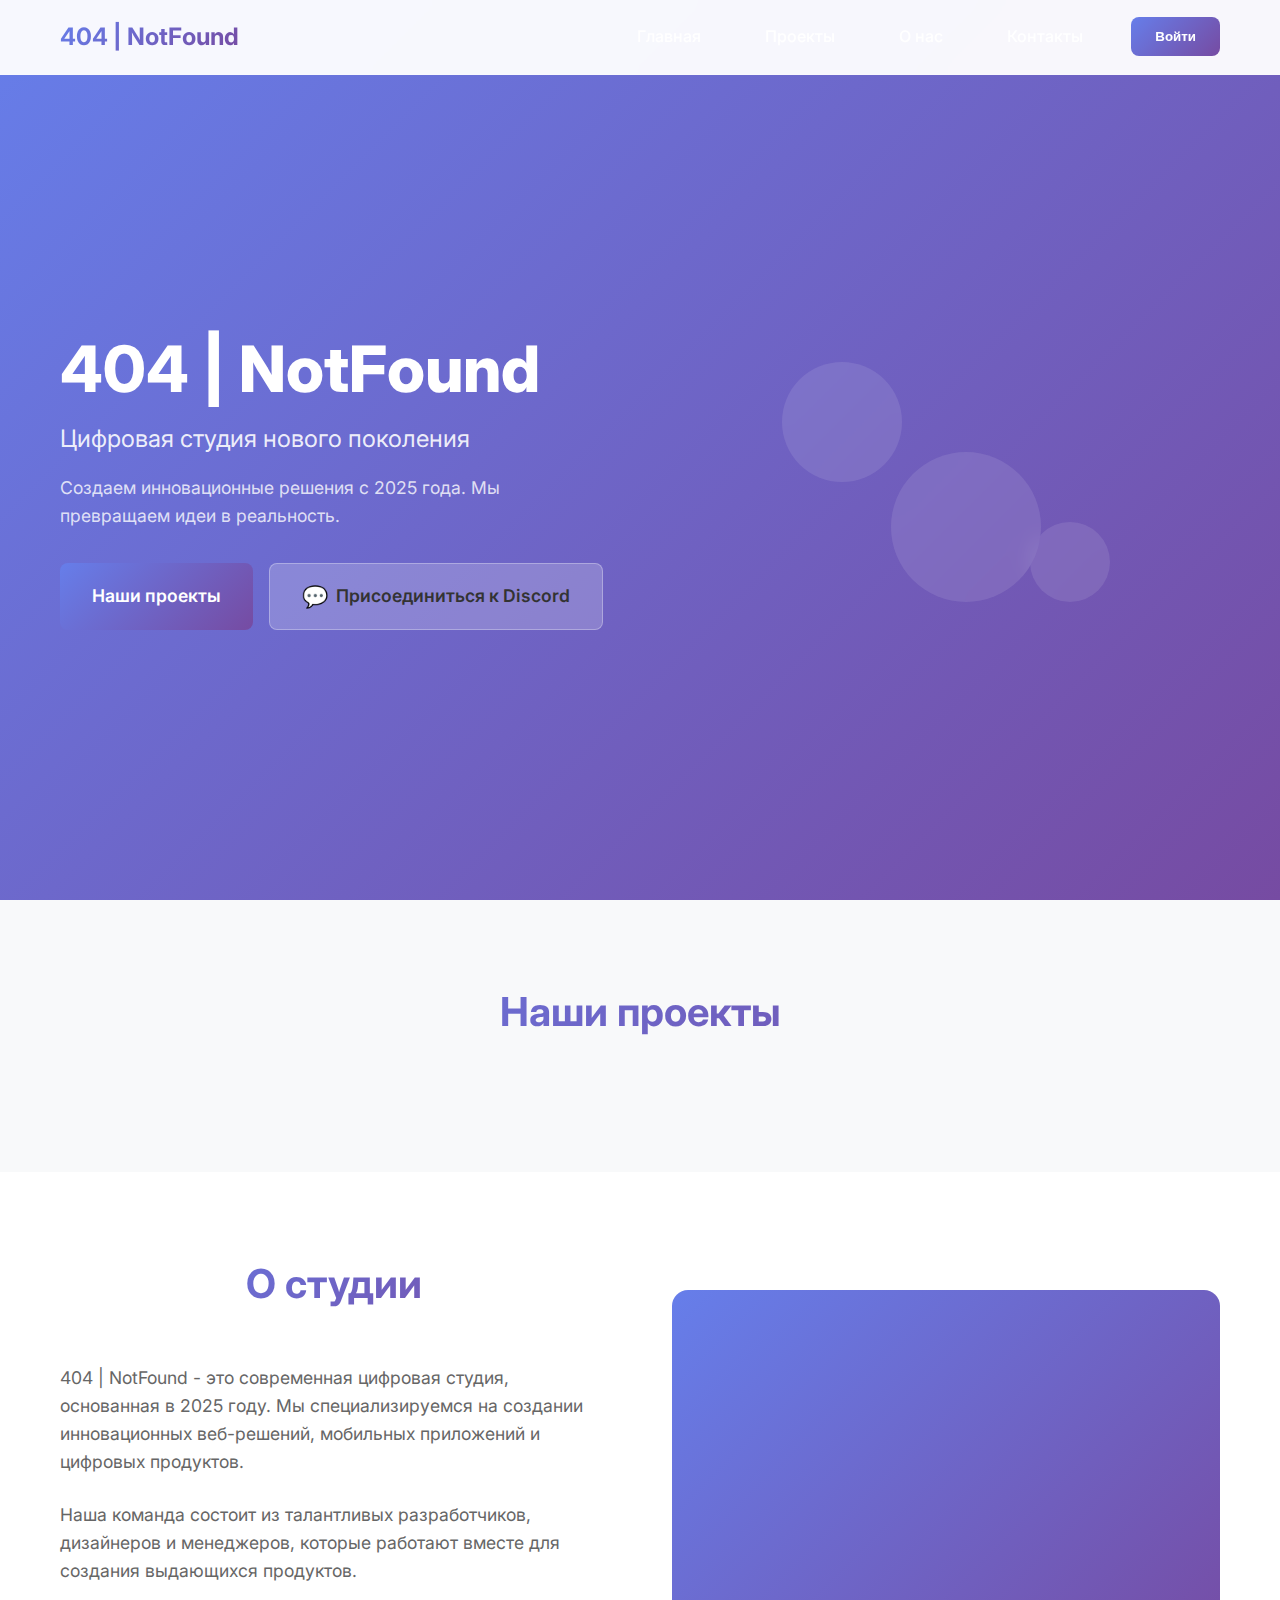
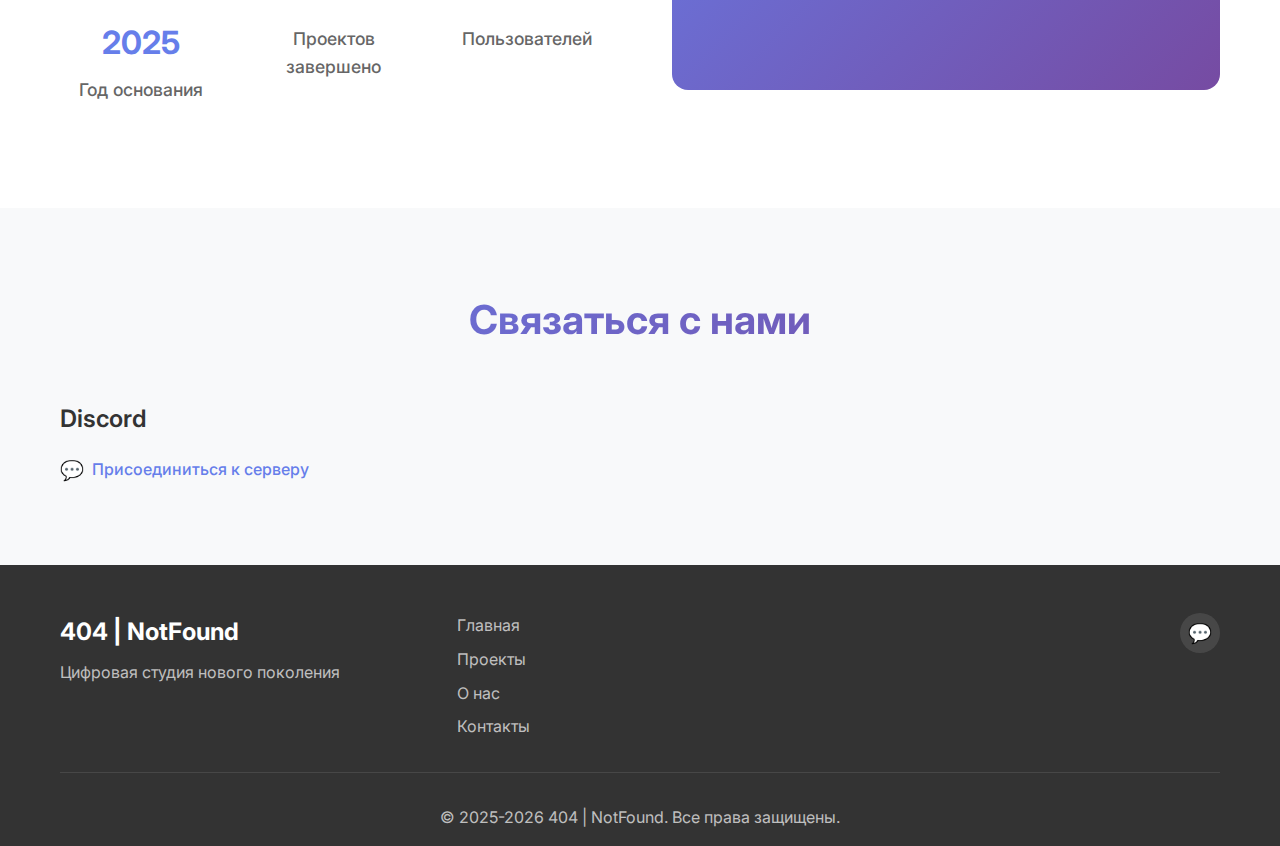
<file: index.html>
<!DOCTYPE html>
<html lang="ru">
<head>
    <meta charset="UTF-8">
    <meta name="viewport" content="width=device-width, initial-scale=1.0">
    <title>404 | NotFound - Digital Studio</title>
    <link rel="stylesheet" href="styles.css">
    <link rel="preconnect" href="https://fonts.googleapis.com">
    <link rel="preconnect" href="https://fonts.gstatic.com" crossorigin>
    <link href="https://fonts.googleapis.com/css2?family=Inter:wght@300;400;500;600;700;800&display=swap" rel="stylesheet">
</head>
<body>
    <div id="app">
        <!-- Navigation -->
        <nav class="navbar">
            <div class="nav-container">
                <div class="nav-logo">
                    <h1>404 | NotFound</h1>
                </div>
                <div class="nav-menu">
                    <a href="#home" class="nav-link">Главная</a>
                    <a href="#projects" class="nav-link">Проекты</a>
                    <a href="#about" class="nav-link">О нас</a>
                    <a href="#contact" class="nav-link">Контакты</a>
                    <button id="loginBtn" class="btn btn-primary">Войти</button>
                    <div id="userMenu" class="user-menu" style="display: none;">
                        <span id="username"></span>
                        <button id="logoutBtn" class="btn btn-secondary">Выйти</button>
                    </div>
                </div>
            </div>
        </nav>

        <!-- Hero Section -->
        <section id="home" class="hero">
            <div class="hero-content">
                <div class="hero-text">
                    <h1 class="hero-title">404 | NotFound</h1>
                    <p class="hero-subtitle">Цифровая студия нового поколения</p>
                    <p class="hero-description">Создаем инновационные решения с 2025 года. Мы превращаем идеи в реальность.</p>
                    <div class="hero-actions">
                        <a href="#projects" class="btn btn-primary btn-large">Наши проекты</a>
                        <a href="https://discord.gg/BKF9wacWU9" target="_blank" class="btn btn-secondary btn-large">
                            <span class="discord-icon">💬</span> Присоединиться к Discord
                        </a>
                    </div>
                </div>
                <div class="hero-visual">
                    <div class="floating-elements">
                        <div class="element element-1"></div>
                        <div class="element element-2"></div>
                        <div class="element element-3"></div>
                    </div>
                </div>
            </div>
        </section>

        <!-- Projects Section -->
        <section id="projects" class="projects">
            <div class="container">
                <h2 class="section-title">Наши проекты</h2>
                <div id="projectsGrid" class="projects-grid">
                    <!-- Projects will be loaded here -->
                </div>
            </div>
        </section>

        <!-- About Section -->
        <section id="about" class="about">
            <div class="container">
                <div class="about-content">
                    <div class="about-text">
                        <h2 class="section-title">О студии</h2>
                        <p>404 | NotFound - это современная цифровая студия, основанная в 2025 году. Мы специализируемся на создании инновационных веб-решений, мобильных приложений и цифровых продуктов.</p>
                        <p>Наша команда состоит из талантливых разработчиков, дизайнеров и менеджеров, которые работают вместе для создания выдающихся продуктов.</p>
                        <div class="stats">
                            <div class="stat">
                                <h3>2025</h3>
                                <p>Год основания</p>
                            </div>
                            <div class="stat">
                                <h3 id="projectCount">20+</h3>
                                <p>Проектов завершено</p>
                            </div>
                            <div class="stat">
                                <h3 id="userCount">0</h3>
                                <p>Пользователей</p>
                            </div>
                        </div>
                    </div>
                    <div class="about-visual">
                        <div class="studio-image"></div>
                    </div>
                </div>
            </div>
        </section>

        <!-- Contact Section -->
        <section id="contact" class="contact">
            <div class="container">
                <h2 class="section-title">Связаться с нами</h2>
                <div class="contact-content">
                    <div class="contact-info">
                        <div class="contact-item">
                            <h3>Discord</h3>
                            <a href="https://discord.gg/BKF9wacWU9" target="_blank" class="discord-link">
                                <span class="discord-icon">💬</span> Присоединиться к серверу
                            </a>
                        </div>
                    </div>
                </div>
            </div>
        </section>

        <!-- Footer -->
        <footer class="footer">
            <div class="container">
                <div class="footer-content">
                    <div class="footer-logo">
                        <h3>404 | NotFound</h3>
                        <p>Цифровая студия нового поколения</p>
                    </div>
                    <div class="footer-links">
                        <a href="#home">Главная</a>
                        <a href="#projects">Проекты</a>
                        <a href="#about">О нас</a>
                        <a href="#contact">Контакты</a>
                    </div>
                    <div class="footer-social">
                        <a href="https://discord.gg/BKF9wacWU9" target="_blank" class="social-link">
                            <span class="discord-icon">💬</span>
                        </a>
                    </div>
                </div>
                <div class="footer-bottom">
                    <p>&copy; 2025-2026 404 | NotFound. Все права защищены.</p>
                </div>
            </div>
        </footer>
    </div>

    <script src="database-sqlite.js"></script>
    <script src="main.js"></script>
</body>
</html>
</file>
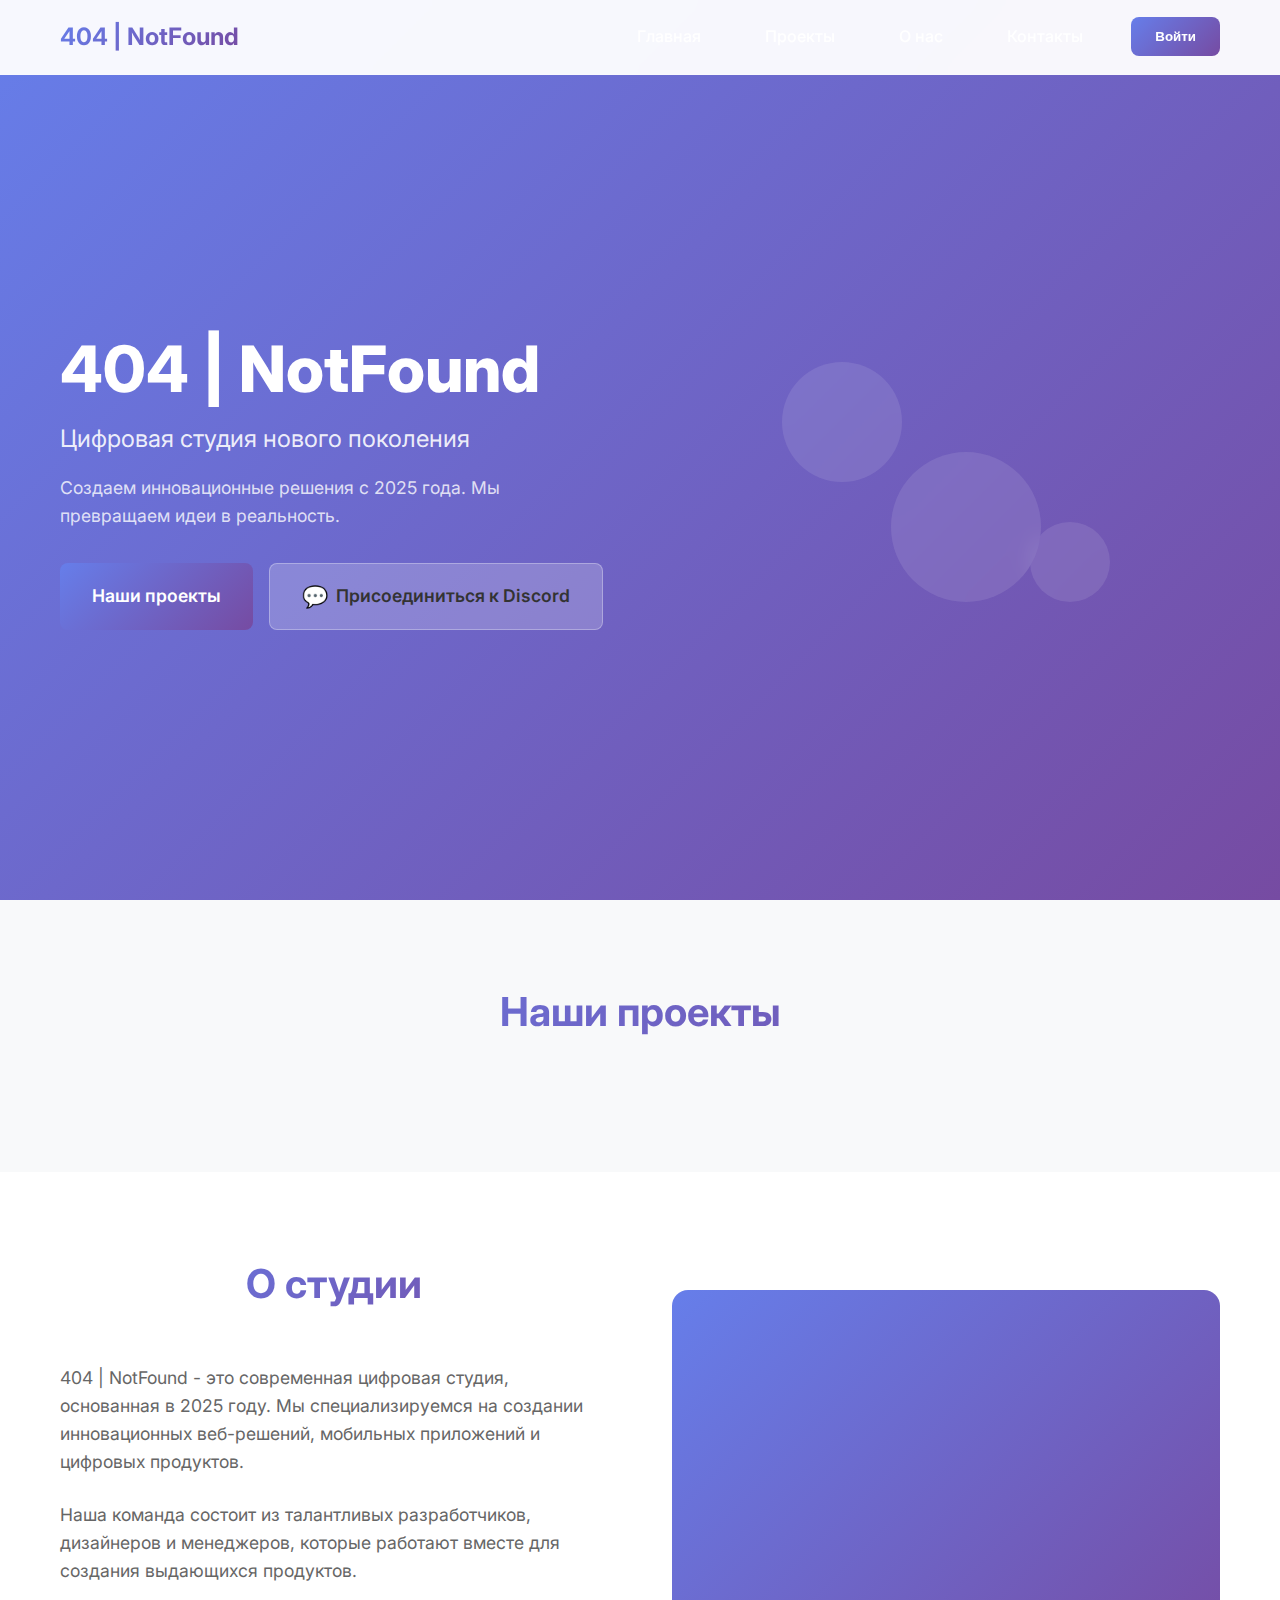
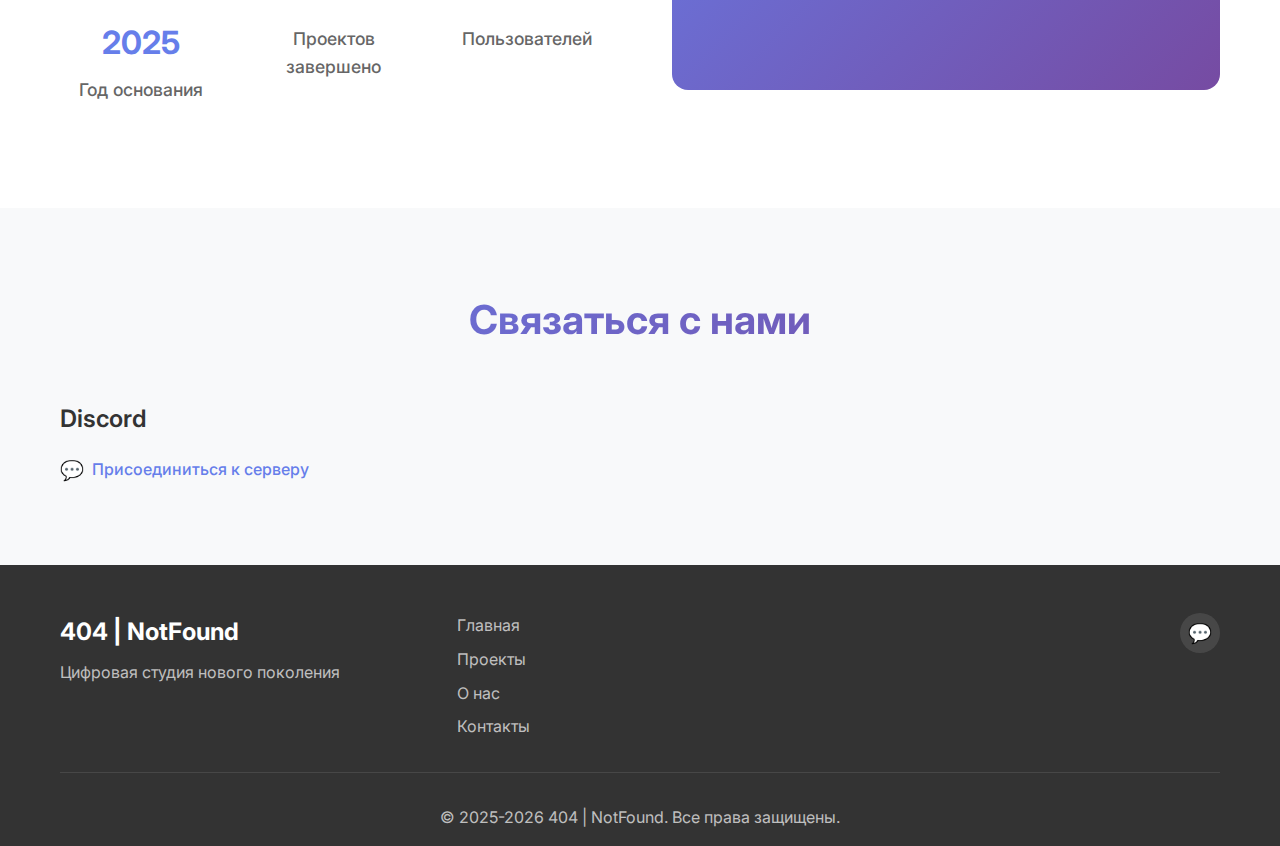
<file: site/index.html>
<!DOCTYPE html>
<html lang="ru">
<head>
    <meta charset="UTF-8">
    <meta name="viewport" content="width=device-width, initial-scale=1.0">
    <title>404 | NotFound - Digital Studio</title>
    <link rel="stylesheet" href="styles.css">
    <link rel="preconnect" href="https://fonts.googleapis.com">
    <link rel="preconnect" href="https://fonts.gstatic.com" crossorigin>
    <link href="https://fonts.googleapis.com/css2?family=Inter:wght@300;400;500;600;700;800&display=swap" rel="stylesheet">
</head>
<body>
    <div id="app">
        <!-- Navigation -->
        <nav class="navbar">
            <div class="nav-container">
                <div class="nav-logo">
                    <h1>404 | NotFound</h1>
                </div>
                <div class="nav-menu">
                    <a href="#home" class="nav-link">Главная</a>
                    <a href="#projects" class="nav-link">Проекты</a>
                    <a href="#about" class="nav-link">О нас</a>
                    <a href="#contact" class="nav-link">Контакты</a>
                    <button id="loginBtn" class="btn btn-primary">Войти</button>
                    <div id="userMenu" class="user-menu" style="display: none;">
                        <span id="username"></span>
                        <button id="logoutBtn" class="btn btn-secondary">Выйти</button>
                    </div>
                </div>
            </div>
        </nav>

        <!-- Hero Section -->
        <section id="home" class="hero">
            <div class="hero-content">
                <div class="hero-text">
                    <h1 class="hero-title">404 | NotFound</h1>
                    <p class="hero-subtitle">Цифровая студия нового поколения</p>
                    <p class="hero-description">Создаем инновационные решения с 2025 года. Мы превращаем идеи в реальность.</p>
                    <div class="hero-actions">
                        <a href="#projects" class="btn btn-primary btn-large">Наши проекты</a>
                        <a href="https://discord.gg/BKF9wacWU9" target="_blank" class="btn btn-secondary btn-large">
                            <span class="discord-icon">💬</span> Присоединиться к Discord
                        </a>
                    </div>
                </div>
                <div class="hero-visual">
                    <div class="floating-elements">
                        <div class="element element-1"></div>
                        <div class="element element-2"></div>
                        <div class="element element-3"></div>
                    </div>
                </div>
            </div>
        </section>

        <!-- Projects Section -->
        <section id="projects" class="projects">
            <div class="container">
                <h2 class="section-title">Наши проекты</h2>
                <div id="projectsGrid" class="projects-grid">
                    <!-- Projects will be loaded here -->
                </div>
            </div>
        </section>

        <!-- About Section -->
        <section id="about" class="about">
            <div class="container">
                <div class="about-content">
                    <div class="about-text">
                        <h2 class="section-title">О студии</h2>
                        <p>404 | NotFound - это современная цифровая студия, основанная в 2025 году. Мы специализируемся на создании инновационных веб-решений, мобильных приложений и цифровых продуктов.</p>
                        <p>Наша команда состоит из талантливых разработчиков, дизайнеров и менеджеров, которые работают вместе для создания выдающихся продуктов.</p>
                        <div class="stats">
                            <div class="stat">
                                <h3>2025</h3>
                                <p>Год основания</p>
                            </div>
                            <div class="stat">
                                <h3 id="projectCount">20+</h3>
                                <p>Проектов завершено</p>
                            </div>
                            <div class="stat">
                                <h3 id="userCount">0</h3>
                                <p>Пользователей</p>
                            </div>
                        </div>
                    </div>
                    <div class="about-visual">
                        <div class="studio-image"></div>
                    </div>
                </div>
            </div>
        </section>

        <!-- Contact Section -->
        <section id="contact" class="contact">
            <div class="container">
                <h2 class="section-title">Связаться с нами</h2>
                <div class="contact-content">
                    <div class="contact-info">
                        <div class="contact-item">
                            <h3>Discord</h3>
                            <a href="https://discord.gg/BKF9wacWU9" target="_blank" class="discord-link">
                                <span class="discord-icon">💬</span> Присоединиться к серверу
                            </a>
                        </div>
                    </div>
                </div>
            </div>
        </section>

        <!-- Footer -->
        <footer class="footer">
            <div class="container">
                <div class="footer-content">
                    <div class="footer-logo">
                        <h3>404 | NotFound</h3>
                        <p>Цифровая студия нового поколения</p>
                    </div>
                    <div class="footer-links">
                        <a href="#home">Главная</a>
                        <a href="#projects">Проекты</a>
                        <a href="#about">О нас</a>
                        <a href="#contact">Контакты</a>
                    </div>
                    <div class="footer-social">
                        <a href="https://discord.gg/BKF9wacWU9" target="_blank" class="social-link">
                            <span class="discord-icon">💬</span>
                        </a>
                    </div>
                </div>
                <div class="footer-bottom">
                    <p>&copy; 2025-2026 404 | NotFound. Все права защищены.</p>
                </div>
            </div>
        </footer>
    </div>

    <script src="database-universal.js"></script>
    <script src="main.js"></script>
</body>
</html>
</file>
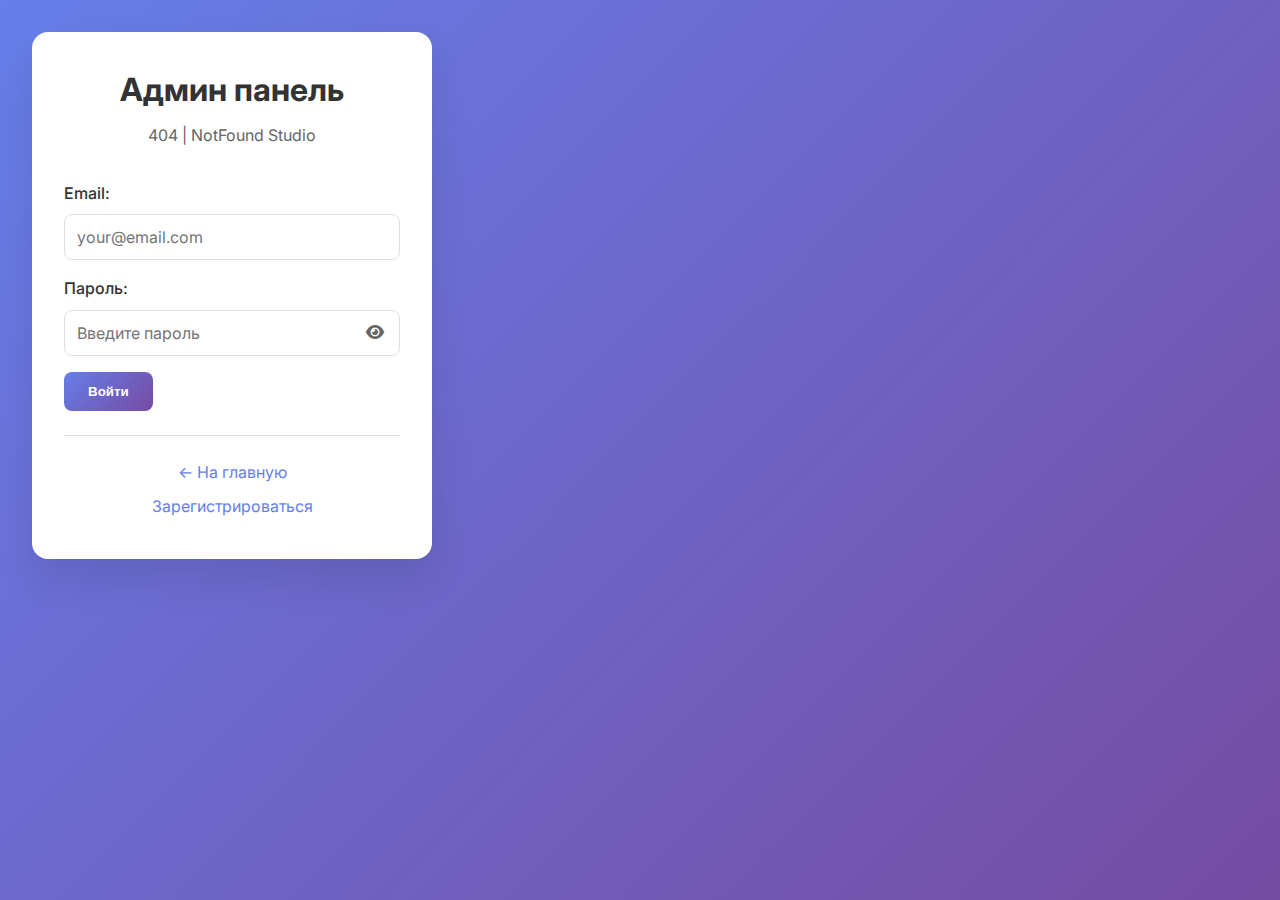
<file: admin.html>
<!DOCTYPE html>
<html lang="ru">
<head>
    <meta charset="UTF-8">
    <meta name="viewport" content="width=device-width, initial-scale=1.0">
    <title>Админ панель - 404 | NotFound Studio</title>
    <link rel="stylesheet" href="styles.css">
    <link href="https://cdnjs.cloudflare.com/ajax/libs/font-awesome/6.0.0/css/all.min.css" rel="stylesheet">
    <link rel="preconnect" href="https://fonts.googleapis.com">
    <link rel="preconnect" href="https://fonts.gstatic.com" crossorigin>
    <link href="https://fonts.googleapis.com/css2?family=Inter:wght@300;400;500;600;700;800&display=swap" rel="stylesheet">
</head>
<body>
    <div id="loginPage" class="login-page">
        <div class="login-container">
            <div class="login-form">
                <div class="login-header">
                    <h1>Админ панель</h1>
                    <p>404 | NotFound Studio</p>
                </div>
                <form id="adminLoginForm">
                    <div class="form-group">
                        <label for="email">Email:</label>
                        <input type="email" id="email" name="email" required placeholder="your@email.com">
                    </div>
                    <div class="form-group">
                        <label for="password">Пароль:</label>
                        <div class="password-input">
                            <input type="password" id="password" name="password" required placeholder="Введите пароль">
                            <div class="password-toggle" onclick="togglePassword()">
                                <i class="fas fa-eye" id="passwordIcon"></i>
                            </div>
                        </div>
                    </div>
                    <button type="submit" class="btn btn-primary">Войти</button>
                </form>
                <div id="loginError" class="error-message"></div>
                <div class="form-links">
                    <a href="index.html">← На главную</a>
                    <a href="register.html">Зарегистрироваться</a>
                </div>
            </div>
        </div>
    </div>

    <div id="adminPanel" class="admin-panel">
        <div class="admin-header">
            <div class="container">
                <div class="admin-nav">
                    <div class="logo-section">
                        <h1>404 | NotFound</h1>
                        <span>Админ панель</span>
                    </div>
                    <div class="user-info">
                        <span id="userAvatar">👤</span>
                        <span id="userName">Admin</span>
                        <span id="userRole" class="role-badge">admin</span>
                    </div>
                    <div class="nav-actions">
                        <a href="index.html" class="nav-link">
                            <i class="fas fa-home"></i> Сайт
                        </a>
                        <button id="logoutBtn" class="btn btn-danger">
                            <i class="fas fa-sign-out-alt"></i> Выйти
                        </button>
                    </div>
                </div>
            </div>
        </div>

        <div class="admin-controls">
            <div class="admin-tabs">
                <button class="tab-btn active" onclick="showTab('projects')">
                    <i class="fas fa-folder"></i> Проекты
                </button>
                <button class="tab-btn" onclick="showTab('users')">
                    <i class="fas fa-users"></i> Пользователи
                </button>
                <button class="tab-btn" onclick="showTab('messages')">
                    <i class="fas fa-envelope"></i> Сообщения
                </button>
                <button class="tab-btn" onclick="showTab('settings')">
                    <i class="fas fa-cog"></i> Настройки
                </button>
            </div>
            
            <div id="projectsTab" class="tab-content active">
                <div class="admin-section">
                    <div class="section-header">
                        <h2>Управление проектами</h2>
                        <button class="btn btn-primary" onclick="showAddProjectForm()">
                            <i class="fas fa-plus"></i> Добавить проект
                        </button>
                    </div>
                    <div id="projectFormContainer"></div>
                </div>
                <div class="admin-section">
                    <h2>Текущие проекты</h2>
                    <div id="adminProjectsList"></div>
                </div>
            </div>
            
            <div id="usersTab" class="tab-content">
                <div class="admin-section">
                    <h2>Управление пользователями</h2>
                    <div class="stats-grid">
                        <div class="stat-card">
                            <h3 id="totalUsers">0</h3>
                            <p>Всего пользователей</p>
                        </div>
                        <div class="stat-card">
                            <h3 id="activeUsers">0</h3>
                            <p>Активные пользователи</p>
                        </div>
                        <div class="stat-card">
                            <h3 id="adminUsers">0</h3>
                            <p>Администраторы</p>
                        </div>
                    </div>
                    <div id="usersList"></div>
                </div>
            </div>

            <div id="messagesTab" class="tab-content">
                <div class="admin-section">
                    <div class="section-header">
                        <h2>Сообщения из формы контактов</h2>
                        <button class="btn btn-secondary" onclick="markAllAsRead()">
                            <i class="fas fa-check-double"></i> Отметить все как прочитанные
                        </button>
                    </div>
                    <div id="messagesList"></div>
                </div>
            </div>
            
            <div id="settingsTab" class="tab-content">
                <div class="admin-section">
                    <h2>Настройки сайта</h2>
                    <form id="settingsForm">
                        <div class="form-group">
                            <label for="siteTitle">Название сайта:</label>
                            <input type="text" id="siteTitle" name="siteTitle" placeholder="404 | NotFound">
                        </div>
                        <div class="form-group">
                            <label for="discordInvite">Discord приглашение:</label>
                            <input type="url" id="discordInvite" name="discordInvite" placeholder="https://discord.gg/...">
                        </div>
                        <div class="form-group">
                            <label class="checkbox-label">
                                <input type="checkbox" id="maintenance">
                                <span>Режим обслуживания</span>
                            </label>
                        </div>
                        <button type="submit" class="btn btn-primary">
                            <i class="fas fa-save"></i> Сохранить настройки
                        </button>
                    </form>
                </div>
            </div>
        </div>
    </div>

    <script src="database-universal.js"></script>
    <script src="database-export-universal.js"></script>
    <script src="admin.js"></script>
</body>
</html>
</file>
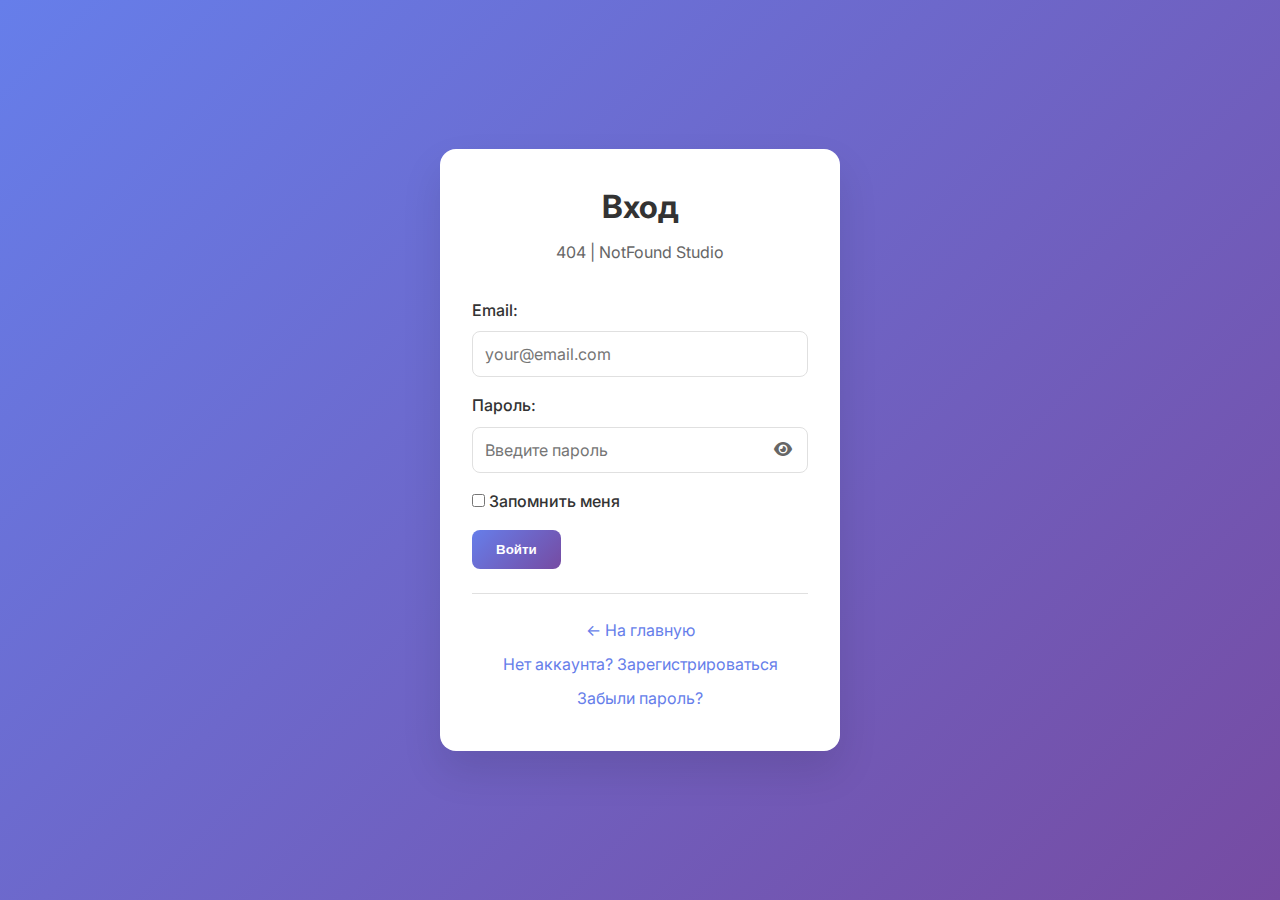
<file: login.html>
<!DOCTYPE html>
<html lang="ru">
<head>
    <meta charset="UTF-8">
    <meta name="viewport" content="width=device-width, initial-scale=1.0">
    <title>Вход - 404 | NotFound Studio</title>
    <link rel="stylesheet" href="assets/styles.css">
    <link href="https://cdnjs.cloudflare.com/ajax/libs/font-awesome/6.0.0/css/all.min.css" rel="stylesheet">
    <link rel="preconnect" href="https://fonts.googleapis.com">
    <link rel="preconnect" href="https://fonts.gstatic.com" crossorigin>
    <link href="https://fonts.googleapis.com/css2?family=Inter:wght@300;400;500;600;700;800&display=swap" rel="stylesheet">
</head>
<body>
    <div class="login-page">
        <div class="login-container">
            <div class="login-form">
                <div class="login-header">
                    <h1>Вход</h1>
                    <p>404 | NotFound Studio</p>
                </div>
                <form id="loginForm">
                    <div class="form-group">
                        <label for="email">Email:</label>
                        <input type="email" id="email" name="email" required placeholder="your@email.com">
                    </div>
                    <div class="form-group">
                        <label for="password">Пароль:</label>
                        <div class="password-input">
                            <input type="password" id="password" name="password" required placeholder="Введите пароль">
                            <div class="password-toggle" onclick="togglePassword()">
                                <i class="fas fa-eye" id="passwordIcon"></i>
                            </div>
                        </div>
                    </div>
                    <div class="form-group">
                        <label class="checkbox-label">
                            <input type="checkbox" id="remember">
                            <span>Запомнить меня</span>
                        </label>
                    </div>
                    <button type="submit" id="loginBtn" class="btn btn-primary">Войти</button>
                </form>
                <div id="loginError" class="error-message"></div>
                <div class="form-links">
                    <a href="index.html">← На главную</a>
                    <a href="register.html">Нет аккаунта? Зарегистрироваться</a>
                    <a href="#" onclick="showPasswordReset()">Забыли пароль?</a>
                </div>
            </div>
        </div>
    </div>

    <!-- Password Reset Modal -->
    <div id="resetModal" class="modal">
        <div class="modal-content">
            <span class="close" onclick="closeResetModal()">&times;</span>
            <h2>Восстановление пароля</h2>
            <p>Введите ваш email для восстановления пароля:</p>
            <form id="resetForm">
                <div class="form-group">
                    <label for="resetEmail">Email:</label>
                    <input type="email" id="resetEmail" required placeholder="your@email.com">
                </div>
                <button type="submit" class="btn btn-primary">Отправить инструкции</button>
            </form>
            <div id="resetError" class="error-message"></div>
            <div id="resetSuccess" class="success-message"></div>
        </div>
    </div>

    <script src="database/database-file.js"></script>
    <script src="modules/login.js"></script>
</body>
</html>
</file>
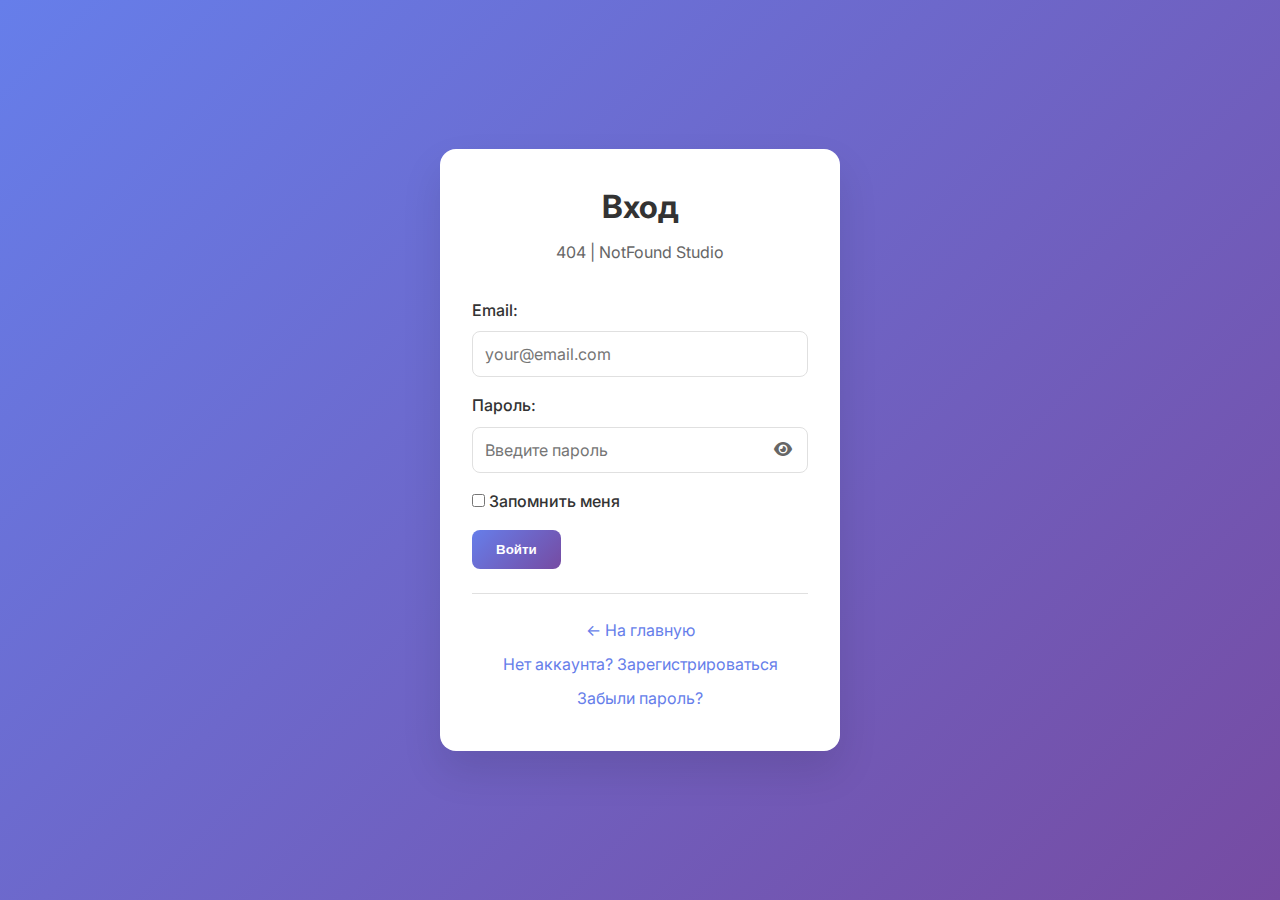
<file: site/login.html>
<!DOCTYPE html>
<html lang="ru">
<head>
    <meta charset="UTF-8">
    <meta name="viewport" content="width=device-width, initial-scale=1.0">
    <title>Вход - 404 | NotFound Studio</title>
    <link rel="stylesheet" href="styles.css">
    <link href="https://cdnjs.cloudflare.com/ajax/libs/font-awesome/6.0.0/css/all.min.css" rel="stylesheet">
    <link rel="preconnect" href="https://fonts.googleapis.com">
    <link rel="preconnect" href="https://fonts.gstatic.com" crossorigin>
    <link href="https://fonts.googleapis.com/css2?family=Inter:wght@300;400;500;600;700;800&display=swap" rel="stylesheet">
</head>
<body>
    <div class="login-page">
        <div class="login-container">
            <div class="login-form">
                <div class="login-header">
                    <h1>Вход</h1>
                    <p>404 | NotFound Studio</p>
                </div>
                <form id="loginForm">
                    <div class="form-group">
                        <label for="email">Email:</label>
                        <input type="email" id="email" name="email" required placeholder="your@email.com">
                    </div>
                    <div class="form-group">
                        <label for="password">Пароль:</label>
                        <div class="password-input">
                            <input type="password" id="password" name="password" required placeholder="Введите пароль">
                            <div class="password-toggle" onclick="togglePassword()">
                                <i class="fas fa-eye" id="passwordIcon"></i>
                            </div>
                        </div>
                    </div>
                    <div class="form-group">
                        <label class="checkbox-label">
                            <input type="checkbox" id="remember">
                            <span>Запомнить меня</span>
                        </label>
                    </div>
                    <button type="submit" id="loginBtn" class="btn btn-primary">Войти</button>
                </form>
                <div id="loginError" class="error-message"></div>
                <div class="form-links">
                    <a href="index.html">← На главную</a>
                    <a href="register.html">Нет аккаунта? Зарегистрироваться</a>
                    <a href="#" onclick="showPasswordReset()">Забыли пароль?</a>
                </div>
            </div>
        </div>
    </div>

    <!-- Password Reset Modal -->
    <div id="resetModal" class="modal">
        <div class="modal-content">
            <span class="close" onclick="closeResetModal()">&times;</span>
            <h2>Восстановление пароля</h2>
            <p>Введите ваш email для восстановления пароля:</p>
            <form id="resetForm">
                <div class="form-group">
                    <label for="resetEmail">Email:</label>
                    <input type="email" id="resetEmail" required placeholder="your@email.com">
                </div>
                <button type="submit" class="btn btn-primary">Отправить инструкции</button>
            </form>
            <div id="resetError" class="error-message"></div>
            <div id="resetSuccess" class="success-message"></div>
        </div>
    </div>

    <script src="database-universal.js"></script>
    <script src="login.js"></script>
</body>
</html>
</file>
<file: styles.css>
/* Reset and Base Styles */
* {
    margin: 0;
    padding: 0;
    box-sizing: border-box;
}

body {
    font-family: 'Inter', -apple-system, BlinkMacSystemFont, 'Segoe UI', Roboto, sans-serif;
    line-height: 1.6;
    color: #333;
    background: linear-gradient(135deg, #667eea 0%, #764ba2 100%);
    min-height: 100vh;
}

.container {
    max-width: 1200px;
    margin: 0 auto;
    padding: 0 20px;
}

/* Navigation */
.navbar {
    position: fixed;
    top: 0;
    width: 100%;
    background: rgba(255, 255, 255, 0.95);
    backdrop-filter: blur(10px);
    border-bottom: 1px solid rgba(255, 255, 255, 0.2);
    z-index: 1000;
    padding: 1rem 0;
}

.nav-container {
    max-width: 1200px;
    margin: 0 auto;
    padding: 0 20px;
    display: flex;
    justify-content: space-between;
    align-items: center;
}

.nav-logo h1 {
    font-size: 1.5rem;
    font-weight: 700;
    background: linear-gradient(135deg, #667eea, #764ba2);
    -webkit-background-clip: text;
    -webkit-text-fill-color: transparent;
    background-clip: text;
}

.nav-menu {
    display: flex;
    align-items: center;
    gap: 2rem;
}

.nav-link {
    text-decoration: none;
    color: #333;
    font-weight: 500;
    transition: color 0.3s ease;
}

.nav-link:hover {
    color: #667eea;
}

.user-menu {
    display: flex;
    align-items: center;
    gap: 1rem;
}

/* Buttons */
.btn {
    padding: 0.75rem 1.5rem;
    border: none;
    border-radius: 8px;
    font-weight: 600;
    text-decoration: none;
    display: inline-flex;
    align-items: center;
    gap: 0.5rem;
    cursor: pointer;
    transition: all 0.3s ease;
}

.btn-primary {
    background: linear-gradient(135deg, #667eea, #764ba2);
    color: white;
}

.btn-primary:hover {
    transform: translateY(-2px);
    box-shadow: 0 10px 20px rgba(102, 126, 234, 0.3);
}

.btn-secondary {
    background: rgba(255, 255, 255, 0.2);
    color: #333;
    border: 1px solid rgba(255, 255, 255, 0.3);
}

.btn-secondary:hover {
    background: rgba(255, 255, 255, 0.3);
}

.btn-large {
    padding: 1rem 2rem;
    font-size: 1.1rem;
}

/* Hero Section */
.hero {
    min-height: 100vh;
    display: flex;
    align-items: center;
    padding: 6rem 0 2rem;
    background: linear-gradient(135deg, #667eea 0%, #764ba2 100%);
    position: relative;
    overflow: hidden;
}

.hero-content {
    max-width: 1200px;
    margin: 0 auto;
    padding: 0 20px;
    display: grid;
    grid-template-columns: 1fr 1fr;
    gap: 4rem;
    align-items: center;
}

.hero-title {
    font-size: 4rem;
    font-weight: 800;
    color: white;
    margin-bottom: 1rem;
    line-height: 1.1;
}

.hero-subtitle {
    font-size: 1.5rem;
    color: rgba(255, 255, 255, 0.9);
    margin-bottom: 1rem;
}

.hero-description {
    font-size: 1.1rem;
    color: rgba(255, 255, 255, 0.8);
    margin-bottom: 2rem;
    line-height: 1.6;
}

.hero-actions {
    display: flex;
    gap: 1rem;
    flex-wrap: wrap;
}

.hero-visual {
    position: relative;
    height: 400px;
}

.floating-elements {
    position: relative;
    width: 100%;
    height: 100%;
}

.element {
    position: absolute;
    border-radius: 50%;
    background: rgba(255, 255, 255, 0.1);
    backdrop-filter: blur(10px);
    animation: float 6s ease-in-out infinite;
}

.element-1 {
    width: 120px;
    height: 120px;
    top: 20%;
    left: 20%;
    animation-delay: 0s;
}

.element-2 {
    width: 80px;
    height: 80px;
    top: 60%;
    right: 20%;
    animation-delay: 2s;
}

.element-3 {
    width: 150px;
    height: 150px;
    bottom: 20%;
    left: 40%;
    animation-delay: 4s;
}

@keyframes float {
    0%, 100% { transform: translateY(0px); }
    50% { transform: translateY(-20px); }
}

/* Sections */
section {
    padding: 5rem 0;
    background: white;
}

.section-title {
    font-size: 2.5rem;
    font-weight: 700;
    text-align: center;
    margin-bottom: 3rem;
    background: linear-gradient(135deg, #667eea, #764ba2);
    -webkit-background-clip: text;
    -webkit-text-fill-color: transparent;
    background-clip: text;
}

/* Projects Section */
.projects {
    background: #f8f9fa;
}

.projects-grid {
    display: grid;
    grid-template-columns: repeat(auto-fit, minmax(350px, 1fr));
    gap: 2rem;
}

.project-card {
    background: white;
    border-radius: 16px;
    padding: 2rem;
    box-shadow: 0 10px 30px rgba(0, 0, 0, 0.1);
    transition: transform 0.3s ease, box-shadow 0.3s ease;
}

.project-card:hover {
    transform: translateY(-5px);
    box-shadow: 0 20px 40px rgba(0, 0, 0, 0.15);
}

.project-title {
    font-size: 1.5rem;
    font-weight: 600;
    margin-bottom: 1rem;
    color: #333;
}

.project-description {
    color: #666;
    margin-bottom: 1.5rem;
    line-height: 1.6;
}

.project-header {
    display: flex;
    align-items: center;
    gap: 1rem;
    margin-bottom: 1rem;
}

.project-emoji {
    font-size: 2rem;
}

.project-meta {
    display: flex;
    gap: 1rem;
    margin: 1rem 0;
    font-size: 0.9rem;
    color: #666;
}

.project-author,
.project-date {
    display: flex;
    align-items: center;
    gap: 0.25rem;
}

.project-link {
    margin-top: 1rem;
}

.project-link a {
    text-decoration: none;
}

.project-tech {
    display: flex;
    flex-wrap: wrap;
    gap: 0.5rem;
}

.tech-tag {
    background: linear-gradient(135deg, #667eea, #764ba2);
    color: white;
    padding: 0.25rem 0.75rem;
    border-radius: 20px;
    font-size: 0.875rem;
    font-weight: 500;
}

/* About Section */
.about-content {
    display: grid;
    grid-template-columns: 1fr 1fr;
    gap: 4rem;
    align-items: center;
}

.about-text p {
    font-size: 1.1rem;
    color: #666;
    margin-bottom: 1.5rem;
    line-height: 1.6;
}

.stats {
    display: grid;
    grid-template-columns: repeat(3, 1fr);
    gap: 2rem;
    margin-top: 2rem;
}

.stat {
    text-align: center;
}

.stat h3 {
    font-size: 2rem;
    font-weight: 700;
    color: #667eea;
    margin-bottom: 0.5rem;
}

.stat p {
    color: #666;
    font-weight: 500;
}

.studio-image {
    width: 100%;
    height: 400px;
    background: linear-gradient(135deg, #667eea, #764ba2);
    border-radius: 16px;
    display: flex;
    align-items: center;
    justify-content: center;
    color: white;
    font-size: 1.5rem;
    font-weight: 600;
}

/* Contact Section */
.contact {
    background: #f8f9fa;
}

.contact-content {
    display: grid;
    grid-template-columns: 1fr 1fr;
    gap: 4rem;
}

.contact-info {
    display: flex;
    flex-direction: column;
    gap: 2rem;
}

.contact-item h3 {
    font-size: 1.5rem;
    font-weight: 600;
    margin-bottom: 1rem;
    color: #333;
}

.discord-link {
    display: inline-flex;
    align-items: center;
    gap: 0.5rem;
    color: #667eea;
    text-decoration: none;
    font-weight: 500;
    transition: color 0.3s ease;
}

.discord-link:hover {
    color: #764ba2;
}

.contact-form {
    background: white;
    padding: 2rem;
    border-radius: 16px;
    box-shadow: 0 10px 30px rgba(0, 0, 0, 0.1);
}

.contact-form input,
.contact-form textarea {
    width: 100%;
    padding: 1rem;
    border: 1px solid #e0e0e0;
    border-radius: 8px;
    margin-bottom: 1rem;
    font-family: inherit;
    font-size: 1rem;
    transition: border-color 0.3s ease;
}

.contact-form input:focus,
.contact-form textarea:focus {
    outline: none;
    border-color: #667eea;
}

.contact-form textarea {
    min-height: 120px;
    resize: vertical;
}

/* Footer */
.footer {
    background: #333;
    color: white;
    padding: 3rem 0 1rem;
}

.footer-content {
    display: grid;
    grid-template-columns: 1fr 1fr 1fr;
    gap: 2rem;
    margin-bottom: 2rem;
}

.footer-logo h3 {
    font-size: 1.5rem;
    font-weight: 700;
    margin-bottom: 0.5rem;
}

.footer-logo p {
    color: rgba(255, 255, 255, 0.7);
}

.footer-links {
    display: flex;
    flex-direction: column;
    gap: 0.5rem;
}

.footer-links a {
    color: rgba(255, 255, 255, 0.7);
    text-decoration: none;
    transition: color 0.3s ease;
}

.footer-links a:hover {
    color: white;
}

.footer-social {
    display: flex;
    justify-content: flex-end;
}

.social-link {
    display: flex;
    align-items: center;
    justify-content: center;
    width: 40px;
    height: 40px;
    background: rgba(255, 255, 255, 0.1);
    border-radius: 50%;
    color: white;
    text-decoration: none;
    transition: background 0.3s ease;
}

.social-link:hover {
    background: rgba(255, 255, 255, 0.2);
}

.footer-bottom {
    text-align: center;
    padding-top: 2rem;
    border-top: 1px solid rgba(255, 255, 255, 0.1);
    color: rgba(255, 255, 255, 0.7);
}

/* Login and Register Pages */
.login-page {
    min-height: 100vh;
    background: linear-gradient(135deg, #667eea 0%, #764ba2 100%);
    display: flex;
    align-items: center;
    justify-content: center;
    padding: 2rem;
}

.login-container {
    width: 100%;
    max-width: 400px;
}

.login-form {
    background: white;
    border-radius: 16px;
    padding: 2rem;
    box-shadow: 0 20px 40px rgba(0, 0, 0, 0.1);
}

.login-header {
    text-align: center;
    margin-bottom: 2rem;
}

.login-header h1 {
    font-size: 2rem;
    font-weight: 700;
    color: #333;
    margin: 0 0 0.5rem 0;
}

.login-header p {
    color: #666;
    margin: 0;
}

.password-input {
    position: relative;
}

.password-toggle {
    position: absolute;
    right: 1rem;
    top: 50%;
    transform: translateY(-50%);
    cursor: pointer;
    color: #666;
    transition: color 0.3s ease;
}

.password-toggle:hover {
    color: #667eea;
}

.checkbox-label {
    display: flex;
    align-items: center;
    gap: 0.5rem;
    cursor: pointer;
}

.checkbox-label input[type="checkbox"] {
    width: auto;
    margin: 0;
}

.form-links {
    text-align: center;
    margin-top: 1.5rem;
    padding-top: 1.5rem;
    border-top: 1px solid #e0e0e0;
}

.form-links a {
    display: block;
    color: #667eea;
    text-decoration: none;
    margin-bottom: 0.5rem;
    transition: color 0.3s ease;
}

.form-links a:hover {
    color: #764ba2;
}

.error-message {
    color: #e74c3c;
    font-size: 0.875rem;
    margin-top: 0.5rem;
    text-align: center;
}

.success-message {
    color: #27ae60;
    font-size: 0.875rem;
    margin-top: 0.5rem;
    text-align: center;
}

/* Modal */
.modal {
    display: none;
    position: fixed;
    z-index: 2000;
    left: 0;
    top: 0;
    width: 100%;
    height: 100%;
    background-color: rgba(0, 0, 0, 0.5);
    backdrop-filter: blur(5px);
}

.modal-content {
    background-color: white;
    margin: 10% auto;
    padding: 2rem;
    border-radius: 16px;
    width: 90%;
    max-width: 400px;
    position: relative;
}

.close {
    position: absolute;
    right: 1rem;
    top: 1rem;
    font-size: 2rem;
    cursor: pointer;
    color: #666;
    transition: color 0.3s ease;
}

.close:hover {
    color: #333;
}

.modal-content h2 {
    margin-bottom: 1.5rem;
    color: #333;
}

.modal-content p {
    margin-bottom: 1.5rem;
    color: #666;
}

.modal-content input {
    width: 100%;
    padding: 1rem;
    border: 1px solid #e0e0e0;
    border-radius: 8px;
    margin-bottom: 1rem;
    font-family: inherit;
    font-size: 1rem;
}

/* Admin Panel */
.admin-panel {
    position: fixed;
    top: 0;
    left: 0;
    width: 100%;
    height: 100vh;
    background: #f8f9fa;
    z-index: 1500;
    overflow-y: auto;
    display: none;
}

.admin-header {
    background: linear-gradient(135deg, #667eea, #764ba2);
    color: white;
    padding: 1rem 0;
    box-shadow: 0 2px 10px rgba(0, 0, 0, 0.1);
}

.admin-nav {
    max-width: 1200px;
    margin: 0 auto;
    padding: 0 2rem;
    display: flex;
    justify-content: space-between;
    align-items: center;
}

.logo-section h1 {
    font-size: 1.5rem;
    font-weight: 700;
    margin: 0;
}

.logo-section span {
    opacity: 0.8;
    font-size: 0.9rem;
    margin-left: 1rem;
}

.user-info {
    display: flex;
    align-items: center;
    gap: 1rem;
}

.user-avatar {
    font-size: 1.5rem;
}

.role-badge {
    background: rgba(255, 255, 255, 0.2);
    padding: 0.25rem 0.75rem;
    border-radius: 20px;
    font-size: 0.8rem;
    font-weight: 500;
}

.nav-actions {
    display: flex;
    align-items: center;
    gap: 1rem;
}

.nav-link {
    color: white;
    text-decoration: none;
    padding: 0.5rem 1rem;
    border-radius: 8px;
    transition: background 0.3s ease;
    display: flex;
    align-items: center;
    gap: 0.5rem;
}

.nav-link:hover {
    background: rgba(255, 255, 255, 0.1);
}

.admin-controls {
    max-width: 1200px;
    margin: 0 auto;
    padding: 2rem;
}

.admin-tabs {
    display: flex;
    gap: 1rem;
    margin-bottom: 2rem;
    border-bottom: 2px solid #e0e0e0;
}

.tab-btn {
    background: none;
    border: none;
    padding: 1rem 1.5rem;
    cursor: pointer;
    font-weight: 500;
    color: #666;
    border-bottom: 2px solid transparent;
    transition: all 0.3s ease;
    display: flex;
    align-items: center;
    gap: 0.5rem;
}

.tab-btn.active {
    color: #667eea;
    border-bottom-color: #667eea;
}

.tab-btn:hover {
    color: #667eea;
}

.tab-content {
    display: none;
}

.tab-content.active {
    display: block;
}

.admin-section {
    background: white;
    border-radius: 16px;
    padding: 2rem;
    margin-bottom: 2rem;
    box-shadow: 0 5px 15px rgba(0, 0, 0, 0.1);
}

.section-header {
    display: flex;
    justify-content: space-between;
    align-items: center;
    margin-bottom: 2rem;
}

.section-header h2 {
    margin: 0;
    color: #333;
}

.admin-item {
    border: 1px solid #e0e0e0;
    border-radius: 12px;
    padding: 1.5rem;
    margin-bottom: 1rem;
    display: flex;
    justify-content: space-between;
    align-items: flex-start;
    transition: box-shadow 0.3s ease;
}

.admin-item:hover {
    box-shadow: 0 5px 15px rgba(0, 0, 0, 0.1);
}

.admin-item.unread {
    border-left: 4px solid #667eea;
}

.item-info {
    flex: 1;
}

.item-info h3 {
    margin: 0 0 0.5rem 0;
    color: #333;
}

.item-info p {
    margin: 0.5rem 0;
    color: #666;
}

.message-text {
    font-style: italic;
    background: #f8f9fa;
    padding: 0.5rem;
    border-radius: 6px;
    margin: 0.5rem 0;
}

.user-header {
    display: flex;
    align-items: center;
    gap: 1rem;
}

.item-meta {
    display: flex;
    flex-wrap: wrap;
    gap: 1rem;
    margin-top: 1rem;
    font-size: 0.9rem;
    color: #666;
}

.item-meta span {
    display: flex;
    align-items: center;
    gap: 0.25rem;
}

.item-actions {
    display: flex;
    gap: 0.5rem;
    align-items: flex-start;
}

.form-card {
    background: #f8f9fa;
    border-radius: 12px;
    padding: 2rem;
    margin-bottom: 2rem;
}

.form-card h3 {
    margin: 0 0 1.5rem 0;
    color: #333;
}

.form-group {
    margin-bottom: 1rem;
}

.form-group label {
    display: block;
    margin-bottom: 0.5rem;
    font-weight: 500;
    color: #333;
}

.form-group input,
.form-group textarea {
    width: 100%;
    padding: 0.75rem;
    border: 1px solid #e0e0e0;
    border-radius: 8px;
    font-family: inherit;
    font-size: 1rem;
}

.form-group textarea {
    min-height: 100px;
    resize: vertical;
}

.form-actions {
    display: flex;
    gap: 1rem;
    margin-top: 1.5rem;
}

.stats-grid {
    display: grid;
    grid-template-columns: repeat(auto-fit, minmax(200px, 1fr));
    gap: 1rem;
    margin-bottom: 2rem;
}

.stat-card {
    background: linear-gradient(135deg, #667eea, #764ba2);
    color: white;
    padding: 1.5rem;
    border-radius: 12px;
    text-align: center;
}

.stat-card h3 {
    font-size: 2rem;
    margin: 0 0 0.5rem 0;
}

.stat-card p {
    margin: 0;
    opacity: 0.9;
}

.role-select {
    padding: 0.5rem;
    border: 1px solid #e0e0e0;
    border-radius: 6px;
    background: white;
}

.status-badge {
    padding: 0.25rem 0.75rem;
    border-radius: 20px;
    font-size: 0.8rem;
    font-weight: 500;
}

.status-badge.read {
    background: #e8f5e8;
    color: #2e7d32;
}

.status-badge.unread {
    background: #fff3e0;
    color: #f57c00;
}

.role-badge.admin {
    background: #ffebee;
    color: #c62828;
}

.role-badge.user {
    background: #e3f2fd;
    color: #1565c0;
}

.no-data {
    text-align: center;
    color: #666;
    font-style: italic;
    padding: 2rem;
}

/* Notifications */
.notification {
    position: fixed;
    top: 20px;
    right: 20px;
    padding: 1rem 1.5rem;
    border-radius: 8px;
    color: white;
    font-weight: 500;
    z-index: 3000;
    transform: translateX(100%);
    transition: transform 0.3s ease;
}

.notification.show {
    transform: translateX(0);
}

.notification.success {
    background: #4caf50;
}

.notification.error {
    background: #f44336;
}

.notification.info {
    background: #2196f3;
}

/* Responsive Design */
@media (max-width: 768px) {
    .nav-menu {
        flex-direction: column;
        gap: 1rem;
    }
    
    .hero-content {
        grid-template-columns: 1fr;
        text-align: center;
        gap: 2rem;
    }
    
    .hero-title {
        font-size: 3rem;
    }
    
    .hero-actions {
        justify-content: center;
    }
    
    .about-content,
    .contact-content {
        grid-template-columns: 1fr;
        gap: 2rem;
    }
    
    .stats {
        grid-template-columns: 1fr;
        gap: 1rem;
    }
    
    .footer-content {
        grid-template-columns: 1fr;
        text-align: center;
    }
    
    .footer-social {
        justify-content: center;
    }
    
    .admin-panel {
        width: 100%;
    }
}

/* Discord Icon */
.discord-icon {
    font-size: 1.2em;
}
</file>
<file: site/styles.css>
/* Reset and Base Styles */
* {
    margin: 0;
    padding: 0;
    box-sizing: border-box;
}

body {
    font-family: 'Inter', -apple-system, BlinkMacSystemFont, 'Segoe UI', Roboto, sans-serif;
    line-height: 1.6;
    color: #333;
    background: linear-gradient(135deg, #667eea 0%, #764ba2 100%);
    min-height: 100vh;
}

.container {
    max-width: 1200px;
    margin: 0 auto;
    padding: 0 20px;
}

/* Navigation */
.navbar {
    position: fixed;
    top: 0;
    width: 100%;
    background: rgba(255, 255, 255, 0.95);
    backdrop-filter: blur(10px);
    border-bottom: 1px solid rgba(255, 255, 255, 0.2);
    z-index: 1000;
    padding: 1rem 0;
}

.nav-container {
    max-width: 1200px;
    margin: 0 auto;
    padding: 0 20px;
    display: flex;
    justify-content: space-between;
    align-items: center;
}

.nav-logo h1 {
    font-size: 1.5rem;
    font-weight: 700;
    background: linear-gradient(135deg, #667eea, #764ba2);
    -webkit-background-clip: text;
    -webkit-text-fill-color: transparent;
    background-clip: text;
}

.nav-menu {
    display: flex;
    align-items: center;
    gap: 2rem;
}

.nav-link {
    text-decoration: none;
    color: #333;
    font-weight: 500;
    transition: color 0.3s ease;
}

.nav-link:hover {
    color: #667eea;
}

.user-menu {
    display: flex;
    align-items: center;
    gap: 1rem;
}

/* Buttons */
.btn {
    padding: 0.75rem 1.5rem;
    border: none;
    border-radius: 8px;
    font-weight: 600;
    text-decoration: none;
    display: inline-flex;
    align-items: center;
    gap: 0.5rem;
    cursor: pointer;
    transition: all 0.3s ease;
}

.btn-primary {
    background: linear-gradient(135deg, #667eea, #764ba2);
    color: white;
}

.btn-primary:hover {
    transform: translateY(-2px);
    box-shadow: 0 10px 20px rgba(102, 126, 234, 0.3);
}

.btn-secondary {
    background: rgba(255, 255, 255, 0.2);
    color: #333;
    border: 1px solid rgba(255, 255, 255, 0.3);
}

.btn-secondary:hover {
    background: rgba(255, 255, 255, 0.3);
}

.btn-large {
    padding: 1rem 2rem;
    font-size: 1.1rem;
}

/* Hero Section */
.hero {
    min-height: 100vh;
    display: flex;
    align-items: center;
    padding: 6rem 0 2rem;
    background: linear-gradient(135deg, #667eea 0%, #764ba2 100%);
    position: relative;
    overflow: hidden;
}

.hero-content {
    max-width: 1200px;
    margin: 0 auto;
    padding: 0 20px;
    display: grid;
    grid-template-columns: 1fr 1fr;
    gap: 4rem;
    align-items: center;
}

.hero-title {
    font-size: 4rem;
    font-weight: 800;
    color: white;
    margin-bottom: 1rem;
    line-height: 1.1;
}

.hero-subtitle {
    font-size: 1.5rem;
    color: rgba(255, 255, 255, 0.9);
    margin-bottom: 1rem;
}

.hero-description {
    font-size: 1.1rem;
    color: rgba(255, 255, 255, 0.8);
    margin-bottom: 2rem;
    line-height: 1.6;
}

.hero-actions {
    display: flex;
    gap: 1rem;
    flex-wrap: wrap;
}

.hero-visual {
    position: relative;
    height: 400px;
}

.floating-elements {
    position: relative;
    width: 100%;
    height: 100%;
}

.element {
    position: absolute;
    border-radius: 50%;
    background: rgba(255, 255, 255, 0.1);
    backdrop-filter: blur(10px);
    animation: float 6s ease-in-out infinite;
}

.element-1 {
    width: 120px;
    height: 120px;
    top: 20%;
    left: 20%;
    animation-delay: 0s;
}

.element-2 {
    width: 80px;
    height: 80px;
    top: 60%;
    right: 20%;
    animation-delay: 2s;
}

.element-3 {
    width: 150px;
    height: 150px;
    bottom: 20%;
    left: 40%;
    animation-delay: 4s;
}

@keyframes float {
    0%, 100% { transform: translateY(0px); }
    50% { transform: translateY(-20px); }
}

/* Sections */
section {
    padding: 5rem 0;
    background: white;
}

.section-title {
    font-size: 2.5rem;
    font-weight: 700;
    text-align: center;
    margin-bottom: 3rem;
    background: linear-gradient(135deg, #667eea, #764ba2);
    -webkit-background-clip: text;
    -webkit-text-fill-color: transparent;
    background-clip: text;
}

/* Projects Section */
.projects {
    background: #f8f9fa;
}

.projects-grid {
    display: grid;
    grid-template-columns: repeat(auto-fit, minmax(350px, 1fr));
    gap: 2rem;
}

.project-card {
    background: white;
    border-radius: 16px;
    padding: 2rem;
    box-shadow: 0 10px 30px rgba(0, 0, 0, 0.1);
    transition: transform 0.3s ease, box-shadow 0.3s ease;
}

.project-card:hover {
    transform: translateY(-5px);
    box-shadow: 0 20px 40px rgba(0, 0, 0, 0.15);
}

.project-title {
    font-size: 1.5rem;
    font-weight: 600;
    margin-bottom: 1rem;
    color: #333;
}

.project-description {
    color: #666;
    margin-bottom: 1.5rem;
    line-height: 1.6;
}

.project-header {
    display: flex;
    align-items: center;
    gap: 1rem;
    margin-bottom: 1rem;
}

.project-emoji {
    font-size: 2rem;
}

.project-meta {
    display: flex;
    gap: 1rem;
    margin: 1rem 0;
    font-size: 0.9rem;
    color: #666;
}

.project-author,
.project-date {
    display: flex;
    align-items: center;
    gap: 0.25rem;
}

.project-link {
    margin-top: 1rem;
}

.project-link a {
    text-decoration: none;
}

.project-tech {
    display: flex;
    flex-wrap: wrap;
    gap: 0.5rem;
}

.tech-tag {
    background: linear-gradient(135deg, #667eea, #764ba2);
    color: white;
    padding: 0.25rem 0.75rem;
    border-radius: 20px;
    font-size: 0.875rem;
    font-weight: 500;
}

/* About Section */
.about-content {
    display: grid;
    grid-template-columns: 1fr 1fr;
    gap: 4rem;
    align-items: center;
}

.about-text p {
    font-size: 1.1rem;
    color: #666;
    margin-bottom: 1.5rem;
    line-height: 1.6;
}

.stats {
    display: grid;
    grid-template-columns: repeat(3, 1fr);
    gap: 2rem;
    margin-top: 2rem;
}

.stat {
    text-align: center;
}

.stat h3 {
    font-size: 2rem;
    font-weight: 700;
    color: #667eea;
    margin-bottom: 0.5rem;
}

.stat p {
    color: #666;
    font-weight: 500;
}

.studio-image {
    width: 100%;
    height: 400px;
    background: linear-gradient(135deg, #667eea, #764ba2);
    border-radius: 16px;
    display: flex;
    align-items: center;
    justify-content: center;
    color: white;
    font-size: 1.5rem;
    font-weight: 600;
}

/* Contact Section */
.contact {
    background: #f8f9fa;
}

.contact-content {
    display: grid;
    grid-template-columns: 1fr 1fr;
    gap: 4rem;
}

.contact-info {
    display: flex;
    flex-direction: column;
    gap: 2rem;
}

.contact-item h3 {
    font-size: 1.5rem;
    font-weight: 600;
    margin-bottom: 1rem;
    color: #333;
}

.discord-link {
    display: inline-flex;
    align-items: center;
    gap: 0.5rem;
    color: #667eea;
    text-decoration: none;
    font-weight: 500;
    transition: color 0.3s ease;
}

.discord-link:hover {
    color: #764ba2;
}

.contact-form {
    background: white;
    padding: 2rem;
    border-radius: 16px;
    box-shadow: 0 10px 30px rgba(0, 0, 0, 0.1);
}

.contact-form input,
.contact-form textarea {
    width: 100%;
    padding: 1rem;
    border: 1px solid #e0e0e0;
    border-radius: 8px;
    margin-bottom: 1rem;
    font-family: inherit;
    font-size: 1rem;
    transition: border-color 0.3s ease;
}

.contact-form input:focus,
.contact-form textarea:focus {
    outline: none;
    border-color: #667eea;
}

.contact-form textarea {
    min-height: 120px;
    resize: vertical;
}

/* Footer */
.footer {
    background: #333;
    color: white;
    padding: 3rem 0 1rem;
}

.footer-content {
    display: grid;
    grid-template-columns: 1fr 1fr 1fr;
    gap: 2rem;
    margin-bottom: 2rem;
}

.footer-logo h3 {
    font-size: 1.5rem;
    font-weight: 700;
    margin-bottom: 0.5rem;
}

.footer-logo p {
    color: rgba(255, 255, 255, 0.7);
}

.footer-links {
    display: flex;
    flex-direction: column;
    gap: 0.5rem;
}

.footer-links a {
    color: rgba(255, 255, 255, 0.7);
    text-decoration: none;
    transition: color 0.3s ease;
}

.footer-links a:hover {
    color: white;
}

.footer-social {
    display: flex;
    justify-content: flex-end;
}

.social-link {
    display: flex;
    align-items: center;
    justify-content: center;
    width: 40px;
    height: 40px;
    background: rgba(255, 255, 255, 0.1);
    border-radius: 50%;
    color: white;
    text-decoration: none;
    transition: background 0.3s ease;
}

.social-link:hover {
    background: rgba(255, 255, 255, 0.2);
}

.footer-bottom {
    text-align: center;
    padding-top: 2rem;
    border-top: 1px solid rgba(255, 255, 255, 0.1);
    color: rgba(255, 255, 255, 0.7);
}

/* Login and Register Pages */
.login-page {
    min-height: 100vh;
    background: linear-gradient(135deg, #667eea 0%, #764ba2 100%);
    display: flex;
    align-items: center;
    justify-content: center;
    padding: 2rem;
}

.login-container {
    width: 100%;
    max-width: 400px;
}

.login-form {
    background: white;
    border-radius: 16px;
    padding: 2rem;
    box-shadow: 0 20px 40px rgba(0, 0, 0, 0.1);
}

.login-header {
    text-align: center;
    margin-bottom: 2rem;
}

.login-header h1 {
    font-size: 2rem;
    font-weight: 700;
    color: #333;
    margin: 0 0 0.5rem 0;
}

.login-header p {
    color: #666;
    margin: 0;
}

.password-input {
    position: relative;
}

.password-toggle {
    position: absolute;
    right: 1rem;
    top: 50%;
    transform: translateY(-50%);
    cursor: pointer;
    color: #666;
    transition: color 0.3s ease;
}

.password-toggle:hover {
    color: #667eea;
}

.checkbox-label {
    display: flex;
    align-items: center;
    gap: 0.5rem;
    cursor: pointer;
}

.checkbox-label input[type="checkbox"] {
    width: auto;
    margin: 0;
}

.form-links {
    text-align: center;
    margin-top: 1.5rem;
    padding-top: 1.5rem;
    border-top: 1px solid #e0e0e0;
}

.form-links a {
    display: block;
    color: #667eea;
    text-decoration: none;
    margin-bottom: 0.5rem;
    transition: color 0.3s ease;
}

.form-links a:hover {
    color: #764ba2;
}

.error-message {
    color: #e74c3c;
    font-size: 0.875rem;
    margin-top: 0.5rem;
    text-align: center;
}

.success-message {
    color: #27ae60;
    font-size: 0.875rem;
    margin-top: 0.5rem;
    text-align: center;
}

/* Modal */
.modal {
    display: none;
    position: fixed;
    z-index: 2000;
    left: 0;
    top: 0;
    width: 100%;
    height: 100%;
    background-color: rgba(0, 0, 0, 0.5);
    backdrop-filter: blur(5px);
}

.modal-content {
    background-color: white;
    margin: 10% auto;
    padding: 2rem;
    border-radius: 16px;
    width: 90%;
    max-width: 400px;
    position: relative;
}

.close {
    position: absolute;
    right: 1rem;
    top: 1rem;
    font-size: 2rem;
    cursor: pointer;
    color: #666;
    transition: color 0.3s ease;
}

.close:hover {
    color: #333;
}

.modal-content h2 {
    margin-bottom: 1.5rem;
    color: #333;
}

.modal-content p {
    margin-bottom: 1.5rem;
    color: #666;
}

.modal-content input {
    width: 100%;
    padding: 1rem;
    border: 1px solid #e0e0e0;
    border-radius: 8px;
    margin-bottom: 1rem;
    font-family: inherit;
    font-size: 1rem;
}

/* Admin Panel */
.admin-panel {
    position: fixed;
    top: 0;
    left: 0;
    width: 100%;
    height: 100vh;
    background: #f8f9fa;
    z-index: 1500;
    overflow-y: auto;
    display: none;
}

.admin-header {
    background: linear-gradient(135deg, #667eea, #764ba2);
    color: white;
    padding: 1rem 0;
    box-shadow: 0 2px 10px rgba(0, 0, 0, 0.1);
}

.admin-nav {
    max-width: 1200px;
    margin: 0 auto;
    padding: 0 2rem;
    display: flex;
    justify-content: space-between;
    align-items: center;
}

.logo-section h1 {
    font-size: 1.5rem;
    font-weight: 700;
    margin: 0;
}

.logo-section span {
    opacity: 0.8;
    font-size: 0.9rem;
    margin-left: 1rem;
}

.user-info {
    display: flex;
    align-items: center;
    gap: 1rem;
}

.user-avatar {
    font-size: 1.5rem;
}

.role-badge {
    background: rgba(255, 255, 255, 0.2);
    padding: 0.25rem 0.75rem;
    border-radius: 20px;
    font-size: 0.8rem;
    font-weight: 500;
}

.nav-actions {
    display: flex;
    align-items: center;
    gap: 1rem;
}

.nav-link {
    color: white;
    text-decoration: none;
    padding: 0.5rem 1rem;
    border-radius: 8px;
    transition: background 0.3s ease;
    display: flex;
    align-items: center;
    gap: 0.5rem;
}

.nav-link:hover {
    background: rgba(255, 255, 255, 0.1);
}

.admin-controls {
    max-width: 1200px;
    margin: 0 auto;
    padding: 2rem;
}

.admin-tabs {
    display: flex;
    gap: 1rem;
    margin-bottom: 2rem;
    border-bottom: 2px solid #e0e0e0;
}

.tab-btn {
    background: none;
    border: none;
    padding: 1rem 1.5rem;
    cursor: pointer;
    font-weight: 500;
    color: #666;
    border-bottom: 2px solid transparent;
    transition: all 0.3s ease;
    display: flex;
    align-items: center;
    gap: 0.5rem;
}

.tab-btn.active {
    color: #667eea;
    border-bottom-color: #667eea;
}

.tab-btn:hover {
    color: #667eea;
}

.tab-content {
    display: none;
}

.tab-content.active {
    display: block;
}

.admin-section {
    background: white;
    border-radius: 16px;
    padding: 2rem;
    margin-bottom: 2rem;
    box-shadow: 0 5px 15px rgba(0, 0, 0, 0.1);
}

.section-header {
    display: flex;
    justify-content: space-between;
    align-items: center;
    margin-bottom: 2rem;
}

.section-header h2 {
    margin: 0;
    color: #333;
}

.admin-item {
    border: 1px solid #e0e0e0;
    border-radius: 12px;
    padding: 1.5rem;
    margin-bottom: 1rem;
    display: flex;
    justify-content: space-between;
    align-items: flex-start;
    transition: box-shadow 0.3s ease;
}

.admin-item:hover {
    box-shadow: 0 5px 15px rgba(0, 0, 0, 0.1);
}

.admin-item.unread {
    border-left: 4px solid #667eea;
}

.item-info {
    flex: 1;
}

.item-info h3 {
    margin: 0 0 0.5rem 0;
    color: #333;
}

.item-info p {
    margin: 0.5rem 0;
    color: #666;
}

.message-text {
    font-style: italic;
    background: #f8f9fa;
    padding: 0.5rem;
    border-radius: 6px;
    margin: 0.5rem 0;
}

.user-header {
    display: flex;
    align-items: center;
    gap: 1rem;
}

.item-meta {
    display: flex;
    flex-wrap: wrap;
    gap: 1rem;
    margin-top: 1rem;
    font-size: 0.9rem;
    color: #666;
}

.item-meta span {
    display: flex;
    align-items: center;
    gap: 0.25rem;
}

.item-actions {
    display: flex;
    gap: 0.5rem;
    align-items: flex-start;
}

.form-card {
    background: #f8f9fa;
    border-radius: 12px;
    padding: 2rem;
    margin-bottom: 2rem;
}

.form-card h3 {
    margin: 0 0 1.5rem 0;
    color: #333;
}

.form-group {
    margin-bottom: 1rem;
}

.form-group label {
    display: block;
    margin-bottom: 0.5rem;
    font-weight: 500;
    color: #333;
}

.form-group input,
.form-group textarea {
    width: 100%;
    padding: 0.75rem;
    border: 1px solid #e0e0e0;
    border-radius: 8px;
    font-family: inherit;
    font-size: 1rem;
}

.form-group textarea {
    min-height: 100px;
    resize: vertical;
}

.form-actions {
    display: flex;
    gap: 1rem;
    margin-top: 1.5rem;
}

.stats-grid {
    display: grid;
    grid-template-columns: repeat(auto-fit, minmax(200px, 1fr));
    gap: 1rem;
    margin-bottom: 2rem;
}

.stat-card {
    background: linear-gradient(135deg, #667eea, #764ba2);
    color: white;
    padding: 1.5rem;
    border-radius: 12px;
    text-align: center;
}

.stat-card h3 {
    font-size: 2rem;
    margin: 0 0 0.5rem 0;
}

.stat-card p {
    margin: 0;
    opacity: 0.9;
}

.role-select {
    padding: 0.5rem;
    border: 1px solid #e0e0e0;
    border-radius: 6px;
    background: white;
}

.status-badge {
    padding: 0.25rem 0.75rem;
    border-radius: 20px;
    font-size: 0.8rem;
    font-weight: 500;
}

.status-badge.read {
    background: #e8f5e8;
    color: #2e7d32;
}

.status-badge.unread {
    background: #fff3e0;
    color: #f57c00;
}

.role-badge.admin {
    background: #ffebee;
    color: #c62828;
}

.role-badge.user {
    background: #e3f2fd;
    color: #1565c0;
}

.no-data {
    text-align: center;
    color: #666;
    font-style: italic;
    padding: 2rem;
}

/* Notifications */
.notification {
    position: fixed;
    top: 20px;
    right: 20px;
    padding: 1rem 1.5rem;
    border-radius: 8px;
    color: white;
    font-weight: 500;
    z-index: 3000;
    transform: translateX(100%);
    transition: transform 0.3s ease;
}

.notification.show {
    transform: translateX(0);
}

.notification.success {
    background: #4caf50;
}

.notification.error {
    background: #f44336;
}

.notification.info {
    background: #2196f3;
}

/* Responsive Design */
@media (max-width: 768px) {
    .nav-menu {
        flex-direction: column;
        gap: 1rem;
    }
    
    .hero-content {
        grid-template-columns: 1fr;
        text-align: center;
        gap: 2rem;
    }
    
    .hero-title {
        font-size: 3rem;
    }
    
    .hero-actions {
        justify-content: center;
    }
    
    .about-content,
    .contact-content {
        grid-template-columns: 1fr;
        gap: 2rem;
    }
    
    .stats {
        grid-template-columns: 1fr;
        gap: 1rem;
    }
    
    .footer-content {
        grid-template-columns: 1fr;
        text-align: center;
    }
    
    .footer-social {
        justify-content: center;
    }
    
    .admin-panel {
        width: 100%;
    }
}

/* Discord Icon */
.discord-icon {
    font-size: 1.2em;
}
</file>
<file: assets/styles.css>
/* Reset and Base Styles */
* {
    margin: 0;
    padding: 0;
    box-sizing: border-box;
}

body {
    font-family: 'Inter', -apple-system, BlinkMacSystemFont, 'Segoe UI', Roboto, sans-serif;
    line-height: 1.6;
    color: #333;
    background: linear-gradient(135deg, #667eea 0%, #764ba2 100%);
    min-height: 100vh;
}

.container {
    max-width: 1200px;
    margin: 0 auto;
    padding: 0 20px;
}

/* Navigation */
.navbar {
    position: fixed;
    top: 0;
    width: 100%;
    background: rgba(255, 255, 255, 0.95);
    backdrop-filter: blur(10px);
    border-bottom: 1px solid rgba(255, 255, 255, 0.2);
    z-index: 1000;
    padding: 1rem 0;
}

.nav-container {
    max-width: 1200px;
    margin: 0 auto;
    padding: 0 20px;
    display: flex;
    justify-content: space-between;
    align-items: center;
}

.nav-logo h1 {
    font-size: 1.5rem;
    font-weight: 700;
    background: linear-gradient(135deg, #667eea, #764ba2);
    -webkit-background-clip: text;
    -webkit-text-fill-color: transparent;
    background-clip: text;
}

.nav-menu {
    display: flex;
    align-items: center;
    gap: 2rem;
}

.nav-link {
    text-decoration: none;
    color: #333;
    font-weight: 500;
    transition: color 0.3s ease;
}

.nav-link:hover {
    color: #667eea;
}

.user-menu {
    display: flex;
    align-items: center;
    gap: 1rem;
}

/* Buttons */
.btn {
    padding: 0.75rem 1.5rem;
    border: none;
    border-radius: 8px;
    font-weight: 600;
    text-decoration: none;
    display: inline-flex;
    align-items: center;
    gap: 0.5rem;
    cursor: pointer;
    transition: all 0.3s ease;
}

.btn-primary {
    background: linear-gradient(135deg, #667eea, #764ba2);
    color: white;
}

.btn-primary:hover {
    transform: translateY(-2px);
    box-shadow: 0 10px 20px rgba(102, 126, 234, 0.3);
}

.btn-secondary {
    background: rgba(255, 255, 255, 0.2);
    color: #333;
    border: 1px solid rgba(255, 255, 255, 0.3);
}

.btn-secondary:hover {
    background: rgba(255, 255, 255, 0.3);
}

.btn-large {
    padding: 1rem 2rem;
    font-size: 1.1rem;
}

/* Hero Section */
.hero {
    min-height: 100vh;
    display: flex;
    align-items: center;
    padding: 6rem 0 2rem;
    background: linear-gradient(135deg, #667eea 0%, #764ba2 100%);
    position: relative;
    overflow: hidden;
}

.hero-content {
    max-width: 1200px;
    margin: 0 auto;
    padding: 0 20px;
    display: grid;
    grid-template-columns: 1fr 1fr;
    gap: 4rem;
    align-items: center;
}

.hero-title {
    font-size: 4rem;
    font-weight: 800;
    color: white;
    margin-bottom: 1rem;
    line-height: 1.1;
}

.hero-subtitle {
    font-size: 1.5rem;
    color: rgba(255, 255, 255, 0.9);
    margin-bottom: 1rem;
}

.hero-description {
    font-size: 1.1rem;
    color: rgba(255, 255, 255, 0.8);
    margin-bottom: 2rem;
    line-height: 1.6;
}

.hero-actions {
    display: flex;
    gap: 1rem;
    flex-wrap: wrap;
}

.hero-visual {
    position: relative;
    height: 400px;
}

.floating-elements {
    position: relative;
    width: 100%;
    height: 100%;
}

.element {
    position: absolute;
    border-radius: 50%;
    background: rgba(255, 255, 255, 0.1);
    backdrop-filter: blur(10px);
    animation: float 6s ease-in-out infinite;
}

.element-1 {
    width: 120px;
    height: 120px;
    top: 20%;
    left: 20%;
    animation-delay: 0s;
}

.element-2 {
    width: 80px;
    height: 80px;
    top: 60%;
    right: 20%;
    animation-delay: 2s;
}

.element-3 {
    width: 150px;
    height: 150px;
    bottom: 20%;
    left: 40%;
    animation-delay: 4s;
}

@keyframes float {
    0%, 100% { transform: translateY(0px); }
    50% { transform: translateY(-20px); }
}

/* Sections */
section {
    padding: 5rem 0;
    background: white;
}

.section-title {
    font-size: 2.5rem;
    font-weight: 700;
    text-align: center;
    margin-bottom: 3rem;
    background: linear-gradient(135deg, #667eea, #764ba2);
    -webkit-background-clip: text;
    -webkit-text-fill-color: transparent;
    background-clip: text;
}

/* Projects Section */
.projects {
    background: #f8f9fa;
}

.projects-grid {
    display: grid;
    grid-template-columns: repeat(auto-fit, minmax(350px, 1fr));
    gap: 2rem;
}

.project-card {
    background: white;
    border-radius: 16px;
    padding: 2rem;
    box-shadow: 0 10px 30px rgba(0, 0, 0, 0.1);
    transition: transform 0.3s ease, box-shadow 0.3s ease;
}

.project-card:hover {
    transform: translateY(-5px);
    box-shadow: 0 20px 40px rgba(0, 0, 0, 0.15);
}

.project-title {
    font-size: 1.5rem;
    font-weight: 600;
    margin-bottom: 1rem;
    color: #333;
}

.project-description {
    color: #666;
    margin-bottom: 1.5rem;
    line-height: 1.6;
}

.project-header {
    display: flex;
    align-items: center;
    gap: 1rem;
    margin-bottom: 1rem;
}

.project-emoji {
    font-size: 2rem;
}

.project-meta {
    display: flex;
    gap: 1rem;
    margin: 1rem 0;
    font-size: 0.9rem;
    color: #666;
}

.project-author,
.project-date {
    display: flex;
    align-items: center;
    gap: 0.25rem;
}

.project-link {
    margin-top: 1rem;
}

.project-link a {
    text-decoration: none;
}

.project-tech {
    display: flex;
    flex-wrap: wrap;
    gap: 0.5rem;
}

.tech-tag {
    background: linear-gradient(135deg, #667eea, #764ba2);
    color: white;
    padding: 0.25rem 0.75rem;
    border-radius: 20px;
    font-size: 0.875rem;
    font-weight: 500;
}

/* About Section */
.about-content {
    display: grid;
    grid-template-columns: 1fr 1fr;
    gap: 4rem;
    align-items: center;
}

.about-text p {
    font-size: 1.1rem;
    color: #666;
    margin-bottom: 1.5rem;
    line-height: 1.6;
}

.stats {
    display: grid;
    grid-template-columns: repeat(3, 1fr);
    gap: 2rem;
    margin-top: 2rem;
}

.stat {
    text-align: center;
}

.stat h3 {
    font-size: 2rem;
    font-weight: 700;
    color: #667eea;
    margin-bottom: 0.5rem;
}

.stat p {
    color: #666;
    font-weight: 500;
}

.studio-image {
    width: 100%;
    height: 400px;
    background: linear-gradient(135deg, #667eea, #764ba2);
    border-radius: 16px;
    display: flex;
    align-items: center;
    justify-content: center;
    color: white;
    font-size: 1.5rem;
    font-weight: 600;
}

/* Contact Section */
.contact {
    background: #f8f9fa;
}

.contact-content {
    display: grid;
    grid-template-columns: 1fr 1fr;
    gap: 4rem;
}

.contact-info {
    display: flex;
    flex-direction: column;
    gap: 2rem;
}

.contact-item h3 {
    font-size: 1.5rem;
    font-weight: 600;
    margin-bottom: 1rem;
    color: #333;
}

.discord-link {
    display: inline-flex;
    align-items: center;
    gap: 0.5rem;
    color: #667eea;
    text-decoration: none;
    font-weight: 500;
    transition: color 0.3s ease;
}

.discord-link:hover {
    color: #764ba2;
}

.contact-form {
    background: white;
    padding: 2rem;
    border-radius: 16px;
    box-shadow: 0 10px 30px rgba(0, 0, 0, 0.1);
}

.contact-form input,
.contact-form textarea {
    width: 100%;
    padding: 1rem;
    border: 1px solid #e0e0e0;
    border-radius: 8px;
    margin-bottom: 1rem;
    font-family: inherit;
    font-size: 1rem;
    transition: border-color 0.3s ease;
}

.contact-form input:focus,
.contact-form textarea:focus {
    outline: none;
    border-color: #667eea;
}

.contact-form textarea {
    min-height: 120px;
    resize: vertical;
}

/* Footer */
.footer {
    background: #333;
    color: white;
    padding: 3rem 0 1rem;
}

.footer-content {
    display: grid;
    grid-template-columns: 1fr 1fr 1fr;
    gap: 2rem;
    margin-bottom: 2rem;
}

.footer-logo h3 {
    font-size: 1.5rem;
    font-weight: 700;
    margin-bottom: 0.5rem;
}

.footer-logo p {
    color: rgba(255, 255, 255, 0.7);
}

.footer-links {
    display: flex;
    flex-direction: column;
    gap: 0.5rem;
}

.footer-links a {
    color: rgba(255, 255, 255, 0.7);
    text-decoration: none;
    transition: color 0.3s ease;
}

.footer-links a:hover {
    color: white;
}

.footer-social {
    display: flex;
    justify-content: flex-end;
}

.social-link {
    display: flex;
    align-items: center;
    justify-content: center;
    width: 40px;
    height: 40px;
    background: rgba(255, 255, 255, 0.1);
    border-radius: 50%;
    color: white;
    text-decoration: none;
    transition: background 0.3s ease;
}

.social-link:hover {
    background: rgba(255, 255, 255, 0.2);
}

.footer-bottom {
    text-align: center;
    padding-top: 2rem;
    border-top: 1px solid rgba(255, 255, 255, 0.1);
    color: rgba(255, 255, 255, 0.7);
}

/* Login and Register Pages */
.login-page {
    min-height: 100vh;
    background: linear-gradient(135deg, #667eea 0%, #764ba2 100%);
    display: flex;
    align-items: center;
    justify-content: center;
    padding: 2rem;
}

.login-container {
    width: 100%;
    max-width: 400px;
}

.login-form {
    background: white;
    border-radius: 16px;
    padding: 2rem;
    box-shadow: 0 20px 40px rgba(0, 0, 0, 0.1);
}

.login-header {
    text-align: center;
    margin-bottom: 2rem;
}

.login-header h1 {
    font-size: 2rem;
    font-weight: 700;
    color: #333;
    margin: 0 0 0.5rem 0;
}

.login-header p {
    color: #666;
    margin: 0;
}

.password-input {
    position: relative;
}

.password-toggle {
    position: absolute;
    right: 1rem;
    top: 50%;
    transform: translateY(-50%);
    cursor: pointer;
    color: #666;
    transition: color 0.3s ease;
}

.password-toggle:hover {
    color: #667eea;
}

.checkbox-label {
    display: flex;
    align-items: center;
    gap: 0.5rem;
    cursor: pointer;
}

.checkbox-label input[type="checkbox"] {
    width: auto;
    margin: 0;
}

.form-links {
    text-align: center;
    margin-top: 1.5rem;
    padding-top: 1.5rem;
    border-top: 1px solid #e0e0e0;
}

.form-links a {
    display: block;
    color: #667eea;
    text-decoration: none;
    margin-bottom: 0.5rem;
    transition: color 0.3s ease;
}

.form-links a:hover {
    color: #764ba2;
}

.error-message {
    color: #e74c3c;
    font-size: 0.875rem;
    margin-top: 0.5rem;
    text-align: center;
}

.success-message {
    color: #27ae60;
    font-size: 0.875rem;
    margin-top: 0.5rem;
    text-align: center;
}

/* Modal */
.modal {
    display: none;
    position: fixed;
    z-index: 2000;
    left: 0;
    top: 0;
    width: 100%;
    height: 100%;
    background-color: rgba(0, 0, 0, 0.5);
    backdrop-filter: blur(5px);
}

.modal-content {
    background-color: white;
    margin: 10% auto;
    padding: 2rem;
    border-radius: 16px;
    width: 90%;
    max-width: 400px;
    position: relative;
}

.close {
    position: absolute;
    right: 1rem;
    top: 1rem;
    font-size: 2rem;
    cursor: pointer;
    color: #666;
    transition: color 0.3s ease;
}

.close:hover {
    color: #333;
}

.modal-content h2 {
    margin-bottom: 1.5rem;
    color: #333;
}

.modal-content p {
    margin-bottom: 1.5rem;
    color: #666;
}

.modal-content input {
    width: 100%;
    padding: 1rem;
    border: 1px solid #e0e0e0;
    border-radius: 8px;
    margin-bottom: 1rem;
    font-family: inherit;
    font-size: 1rem;
}

/* Admin Panel */
.admin-panel {
    position: fixed;
    top: 0;
    left: 0;
    width: 100%;
    height: 100vh;
    background: #f8f9fa;
    z-index: 1500;
    overflow-y: auto;
    display: none;
}

.admin-header {
    background: linear-gradient(135deg, #667eea, #764ba2);
    color: white;
    padding: 1rem 0;
    box-shadow: 0 2px 10px rgba(0, 0, 0, 0.1);
}

.admin-nav {
    max-width: 1200px;
    margin: 0 auto;
    padding: 0 2rem;
    display: flex;
    justify-content: space-between;
    align-items: center;
}

.logo-section h1 {
    font-size: 1.5rem;
    font-weight: 700;
    margin: 0;
}

.logo-section span {
    opacity: 0.8;
    font-size: 0.9rem;
    margin-left: 1rem;
}

.user-info {
    display: flex;
    align-items: center;
    gap: 1rem;
}

.user-avatar {
    font-size: 1.5rem;
}

.role-badge {
    background: rgba(255, 255, 255, 0.2);
    padding: 0.25rem 0.75rem;
    border-radius: 20px;
    font-size: 0.8rem;
    font-weight: 500;
}

.nav-actions {
    display: flex;
    align-items: center;
    gap: 1rem;
}

.nav-link {
    color: white;
    text-decoration: none;
    padding: 0.5rem 1rem;
    border-radius: 8px;
    transition: background 0.3s ease;
    display: flex;
    align-items: center;
    gap: 0.5rem;
}

.nav-link:hover {
    background: rgba(255, 255, 255, 0.1);
}

.admin-controls {
    max-width: 1200px;
    margin: 0 auto;
    padding: 2rem;
}

.admin-tabs {
    display: flex;
    gap: 1rem;
    margin-bottom: 2rem;
    border-bottom: 2px solid #e0e0e0;
}

.tab-btn {
    background: none;
    border: none;
    padding: 1rem 1.5rem;
    cursor: pointer;
    font-weight: 500;
    color: #666;
    border-bottom: 2px solid transparent;
    transition: all 0.3s ease;
    display: flex;
    align-items: center;
    gap: 0.5rem;
}

.tab-btn.active {
    color: #667eea;
    border-bottom-color: #667eea;
}

.tab-btn:hover {
    color: #667eea;
}

.tab-content {
    display: none;
}

.tab-content.active {
    display: block;
}

.admin-section {
    background: white;
    border-radius: 16px;
    padding: 2rem;
    margin-bottom: 2rem;
    box-shadow: 0 5px 15px rgba(0, 0, 0, 0.1);
}

.section-header {
    display: flex;
    justify-content: space-between;
    align-items: center;
    margin-bottom: 2rem;
}

.section-header h2 {
    margin: 0;
    color: #333;
}

.admin-item {
    border: 1px solid #e0e0e0;
    border-radius: 12px;
    padding: 1.5rem;
    margin-bottom: 1rem;
    display: flex;
    justify-content: space-between;
    align-items: flex-start;
    transition: box-shadow 0.3s ease;
}

.admin-item:hover {
    box-shadow: 0 5px 15px rgba(0, 0, 0, 0.1);
}

.admin-item.unread {
    border-left: 4px solid #667eea;
}

.item-info {
    flex: 1;
}

.item-info h3 {
    margin: 0 0 0.5rem 0;
    color: #333;
}

.item-info p {
    margin: 0.5rem 0;
    color: #666;
}

.message-text {
    font-style: italic;
    background: #f8f9fa;
    padding: 0.5rem;
    border-radius: 6px;
    margin: 0.5rem 0;
}

.user-header {
    display: flex;
    align-items: center;
    gap: 1rem;
}

.item-meta {
    display: flex;
    flex-wrap: wrap;
    gap: 1rem;
    margin-top: 1rem;
    font-size: 0.9rem;
    color: #666;
}

.item-meta span {
    display: flex;
    align-items: center;
    gap: 0.25rem;
}

.item-actions {
    display: flex;
    gap: 0.5rem;
    align-items: flex-start;
}

.form-card {
    background: #f8f9fa;
    border-radius: 12px;
    padding: 2rem;
    margin-bottom: 2rem;
}

.form-card h3 {
    margin: 0 0 1.5rem 0;
    color: #333;
}

.form-group {
    margin-bottom: 1rem;
}

.form-group label {
    display: block;
    margin-bottom: 0.5rem;
    font-weight: 500;
    color: #333;
}

.form-group input,
.form-group textarea {
    width: 100%;
    padding: 0.75rem;
    border: 1px solid #e0e0e0;
    border-radius: 8px;
    font-family: inherit;
    font-size: 1rem;
}

.form-group textarea {
    min-height: 100px;
    resize: vertical;
}

.form-actions {
    display: flex;
    gap: 1rem;
    margin-top: 1.5rem;
}

.stats-grid {
    display: grid;
    grid-template-columns: repeat(auto-fit, minmax(200px, 1fr));
    gap: 1rem;
    margin-bottom: 2rem;
}

.stat-card {
    background: linear-gradient(135deg, #667eea, #764ba2);
    color: white;
    padding: 1.5rem;
    border-radius: 12px;
    text-align: center;
}

.stat-card h3 {
    font-size: 2rem;
    margin: 0 0 0.5rem 0;
}

.stat-card p {
    margin: 0;
    opacity: 0.9;
}

.role-select {
    padding: 0.5rem;
    border: 1px solid #e0e0e0;
    border-radius: 6px;
    background: white;
}

.status-badge {
    padding: 0.25rem 0.75rem;
    border-radius: 20px;
    font-size: 0.8rem;
    font-weight: 500;
}

.status-badge.read {
    background: #e8f5e8;
    color: #2e7d32;
}

.status-badge.unread {
    background: #fff3e0;
    color: #f57c00;
}

.role-badge.admin {
    background: #ffebee;
    color: #c62828;
}

.role-badge.user {
    background: #e3f2fd;
    color: #1565c0;
}

.no-data {
    text-align: center;
    color: #666;
    font-style: italic;
    padding: 2rem;
}

/* Notifications */
.notification {
    position: fixed;
    top: 20px;
    right: 20px;
    padding: 1rem 1.5rem;
    border-radius: 8px;
    color: white;
    font-weight: 500;
    z-index: 3000;
    transform: translateX(100%);
    transition: transform 0.3s ease;
}

.notification.show {
    transform: translateX(0);
}

.notification.success {
    background: #4caf50;
}

.notification.error {
    background: #f44336;
}

.notification.info {
    background: #2196f3;
}

/* Responsive Design */
@media (max-width: 768px) {
    .nav-menu {
        flex-direction: column;
        gap: 1rem;
    }
    
    .hero-content {
        grid-template-columns: 1fr;
        text-align: center;
        gap: 2rem;
    }
    
    .hero-title {
        font-size: 3rem;
    }
    
    .hero-actions {
        justify-content: center;
    }
    
    .about-content,
    .contact-content {
        grid-template-columns: 1fr;
        gap: 2rem;
    }
    
    .stats {
        grid-template-columns: 1fr;
        gap: 1rem;
    }
    
    .footer-content {
        grid-template-columns: 1fr;
        text-align: center;
    }
    
    .footer-social {
        justify-content: center;
    }
    
    .admin-panel {
        width: 100%;
    }
}

/* Discord Icon */
.discord-icon {
    font-size: 1.2em;
}
</file>
